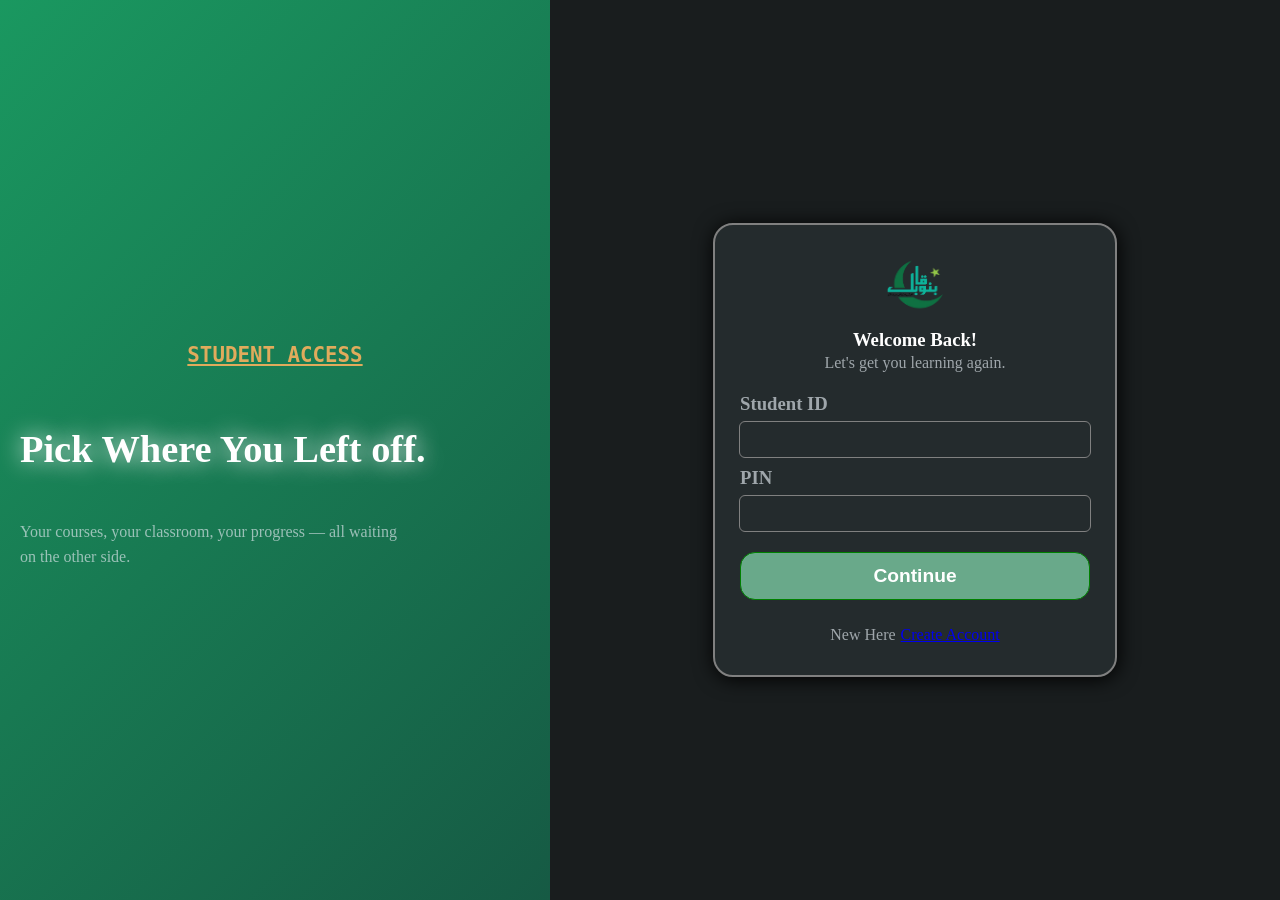
<file: index.html>
<!DOCTYPE html>
<html lang="en">

<head>
    <meta charset="UTF-8">
    <meta name="viewport" content="width=device-width, initial-scale=1.0">
    <title>Login - Student Portal Bano Qabil</title>
    <link rel="stylesheet" href="style.css">
</head>

<body>
    <main>
        <section class="first-section">
            <!-- <video autoplay muted loop src="../videos/WhatsApp Video 2026-11-08 at 12.54.29 PM.mp4"></video> -->

            <div class="headings-container">
                <h4>Student Access</h4>
                <h2>Pick Where You Left off.</h2>
                <p>Your courses, your classroom, your progress — all waiting <br>
                    on the other side.</p>
            </div>


        </section>


        <section class="login-card">
            <div class="card">
                <div class="image">
                    <img src="images/bano-qabil--logo.png" alt="" width="60px" height="57px">
                </div>

                <div class="headings">
                    <h3>Welcome Back!</h3>
                    <p>Let's get you learning again.</p>
                </div>

                <div class="inputs">
                    <h3>Student ID</h3>
                    <input type="number" id="student_id">
                    <h3>PIN</h3>
                    <input type="number" id="pin">
                </div>

                <div class="btn">
                    <button id="id_check">Continue</button>
                </div>
                <div class="create-account-link">
                    <p>New Here</p>
                    <a href="#">Create Account</a>
                </div>
            </div>
        </section>



    </main>
    <script src="script.js"></script>
</body>

</html>
</file>
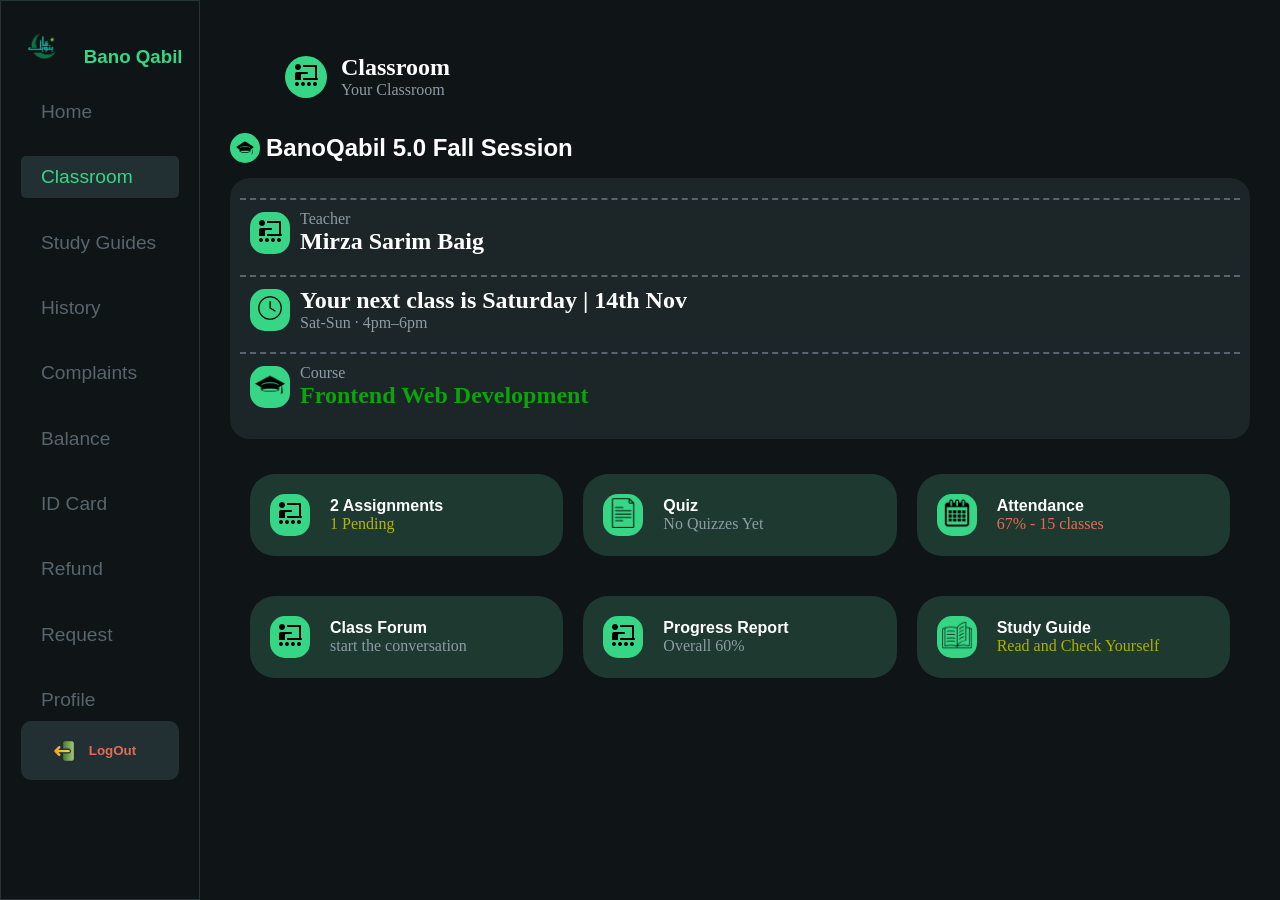
<file: classroom/classroom.html>
<!DOCTYPE html>
<html lang="en">

<head>
    <meta charset="UTF-8">
    <meta name="viewport" content="width=device-width, initial-scale=1.0">
    <title>Classroom - Student Portal Bano Qabil</title>
    <link rel="stylesheet" href="style.css">
</head>

<body>
    <main>
        <section class="sidebar-section">
            <nav>
                <div class="logo">
                    <img src="../images/bano-qabil--logo.png" width="50px" height="50px">
                    <h3>Bano Qabil</h3>
                </div>
                <ul>
                    <li><a href="../home/home.html">Home</a></li>
                    <li id="current-selected"><a href="../classroom/classroom.html">Classroom</a></li>
                    <li><a href="../study_guide/study.html">Study Guides </a></li>
                    <li><a href="../scraps/history.html">History</a></li>
                    <li><a href="../scraps/complaints.html">Complaints </a></li>
                    <li><a href="../scraps/balance.html">Balance</a></li>
                    <li><a href="../scraps/id_card.html">ID Card </a></li>
                    <li><a href="../scraps/refund.html">Refund </a></li>
                    <li><a href="../scraps/request.html">Request</a></li>
                    <li><a href="../profile/profile.html">Profile </a></li>
                </ul>
                <div class="button">
                    <button id="logout">
                        <div><img width="20px" height="20px" src="../images/logout-png-removebg-preview.png" alt=""> <a
                                href="../index.html">LogOut</a></div>
                    </button>
                </div>
            </nav>


        </section>

        <section class="main-content">
            <div class="header-content">
                <div class="vector-image">
                    <img src="../images/icons8-classroom-30.png" style="filter: invert();">
                </div>
                <div class="text-content">
                    <h2>Classroom</h2>
                    <p>Your Classroom</p>
                </div>
            </div>

            <div class="main-div">
                <div class="heading-div">
                    <img src="../images/graduation-hat.png" width="30px" height="30px">
                    <h2>BanoQabil 5.0 Fall Session</h2>
                </div>
                <div class="main-div-second-div">
                    <div class="detail-card-div">
                        <div class="image">
                            <img src="../images/icons8-classroom-30.png" style="filter: invert();">
                        </div>
                        <div class="text-content">
                            <p>Teacher</p>
                            <h2>Mirza Sarim Baig</h2>
                        </div>
                    </div>

                    <div class="detail-card-div">
                        <div class="image">
                            <img src="../images/clock-symbol-removebg-preview.png" width="30px" height="30px">
                        </div>
                        <div class="text-content">
                            <h2>Your next class is Saturday | 14th Nov</h2>
                            <p>Sat-Sun · 4pm–6pm</p>
                        </div>
                    </div>

                    <div class="detail-card-div">
                        <div class="image">
                            <img src="../images/graduation-hat.png" width="30px" height="30px">
                        </div>
                        <div class="text-content">
                            <p>Course</p>
                            <a href="https://banoqabil.pk/courses/frontend-web-development-6a649b55507b3df93e244492">
                                <h2>Frontend Web Development</h2>
                            </a>
                        </div>
                    </div>
                </div>
                <div class="footer">
                    <div class="first-div">
                        <div class="detail-card-div">
                            <div class="image">
                                <img src="../images/icons8-classroom-30.png" style="filter: invert();">
                            </div>
                            <div class="text-content">
                                <h4>2 Assignments</h4>
                                <p style="color: rgb(180, 180, 8);">1 Pending</p>
                            </div>
                        </div>
                        <div class="detail-card-div">
                            <div class="image">
                                <img src="../images/document-901_32.png" width="30px" height="30px">
                            </div>
                            <div class="text-content">
                                <h4>Quiz</h4>
                                <p>No Quizzes Yet</p>
                            </div>
                        </div>
                        <div class="detail-card-div">
                            <div class="image">
                                <img src="../images/[CITYPNG.COM]Download Calendar Date Black Icon PNG - 1000x1000.png"
                                    width="30px" height="30px">
                            </div>
                            <div class="text-content">
                                <h4>Attendance</h4>
                                <p id="attendance-rate">67% - 15 classes</p>
                            </div>
                        </div>
                    </div>



                    <div class="second-div">
                        <div class="detail-card-div">
                            <div class="image">
                                <img src="../images/icons8-classroom-30.png" style="filter: invert();">
                            </div>
                            <div class="text-content">
                                <h4>Class Forum</h4>
                                <p>start the conversation</p>
                            </div>
                        </div>
                        <div class="detail-card-div">
                            <div class="image">
                                <img src="../images/icons8-classroom-30.png" style="filter: invert();">
                            </div>
                            <div class="text-content">
                                <h4>Progress Report</h4>
                                <p>Overall 60%</p>
                            </div>
                        </div>
                        <div class="detail-card-div">
                            <div class="image">
                                <img src="../images/book-4980_32.png" width="30px" height="30px">
                            </div>
                            <div class="text-content">
                                <h4>Study Guide</h4>
                                <a href="../study_guide/study.html" id="study-guid-link">
                                    <p>Read and Check Yourself</p>
                                </a>
                            </div>
                        </div>
                    </div>
                </div>
            </div>
        </section>

    </main>
</body>

</html>
</file>
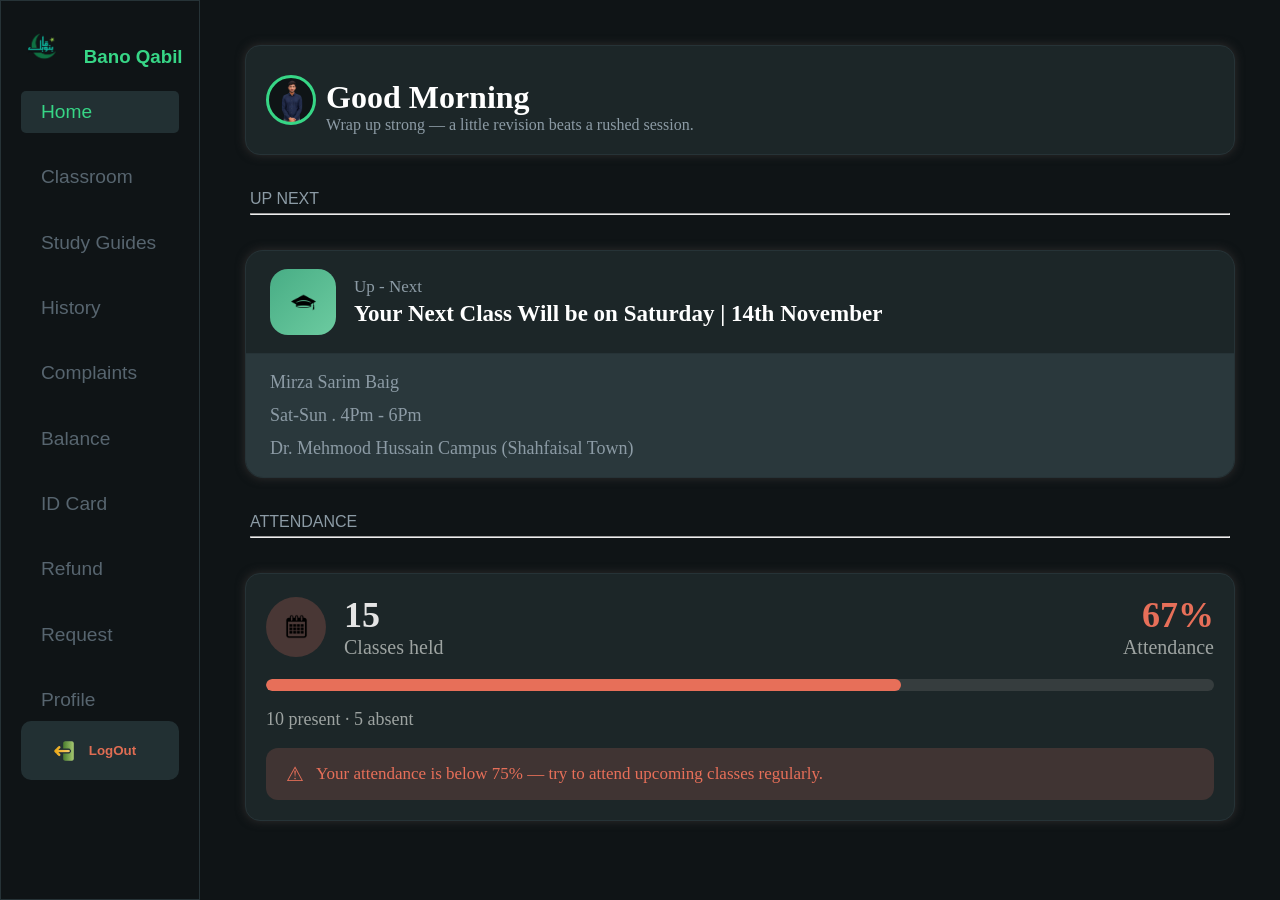
<file: home/home.html>
<!DOCTYPE html>
<html lang="en">

<head>
    <meta charset="UTF-8">
    <meta name="viewport" content="width=device-width, initial-scale=1.0">
    <title>Home - Student Portal Bano Qabil</title>
    <link rel="stylesheet" href="style.css">
</head>

<body>

    <main>
        <section class="sidebar-section">
            <nav>
                <div class="logo">
                    <img src="../images/bano-qabil--logo.png" width="50px" height="50px">
                    <h3>Bano Qabil</h3>
                </div>
               <ul>
                    <li id="current-selected"><a href="../home/home.html">Home</a></li>
                    <li><a href="../classroom/classroom.html">Classroom</a></li>
                    <li><a href="../study_guide/study.html">Study Guides </a></li>
                    <li><a href="../scraps/history.html">History</a></li>
                    <li><a href="../scraps/complaints.html">Complaints </a></li>
                    <li><a href="../scraps/balance.html">Balance</a></li>
                    <li><a href="../scraps/id_card.html">ID Card </a></li>
                    <li><a href="../scraps/refund.html">Refund </a></li>
                    <li><a href="../scraps/request.html">Request</a></li>
                    <li><a href="../profile/profile.html">Profile </a></li>
                </ul>
                <div class="button">
                    <button id="logout">
                        <div><img width="20px" height="20px" src="../images/logout-png-removebg-preview.png" alt=""> <a
                                href="../index.html">LogOut</a></div>
                    </button>
                </div>
            </nav>


        </section>


        <section class="main-section">
            <div class="container">
                <div class="profile-card">
                    <div class="logo"></div>
                    <div class="text-content">
                        <h3>Good Morning</h3>
                        <p>Wrap up strong — a little revision beats a rushed session.</p>
                    </div>
                </div>
                <h3 class="section-heading">Up Next
                    <hr>
                </h3>
                <div class="up-next">
                    <div class="first-half">
                        <div class="icon">
                            <img src="../images/graduation-hat.png" width="25px" height="25px">
                        </div>
                        <div class="text-content-2nd-section">
                            <p>Up - Next</p>
                            <h3>Your Next Class Will be on Saturday | 14th November</h3>
                        </div>
                    </div>
                    <div class="second-half">
                        <div class="class-details">
                            <p>Mirza Sarim Baig</p>
                            <p>Sat-Sun . 4Pm - 6Pm</p>
                            <p>Dr. Mehmood Hussain Campus (Shahfaisal Town)</p>
                        </div>
                    </div>
                </div>
                <h3 class="section-heading">Attendance
                    <hr>
                </h3>
                <div class="attendance">
                    <div class="first-half">
                        <div class="left-side">
                            <div class="first-icon">
                                <img src="../images/[CITYPNG.COM]Download Calendar Date Black Icon PNG - 1000x1000.png"
                                    width="25px" height="25px">
                            </div>

                            <div class="first-left-text">
                                <h2>15</h2>
                                <p>Classes held</p>
                            </div>
                        </div>

                        <div class="right-side">
                            <h2>67%</h2>
                            <p>Attendance</p>
                        </div>
                    </div>

                    <div class="progress-bar">
                        <div class="progress"></div>
                    </div>

                    <p class="attendance-info">10 present · 5 absent</p>

                    <div class="attendance-warning">
                        <span>⚠</span>
                        Your attendance is below 75% — try to attend upcoming classes regularly.
                    </div>
                </div>

            </div>

            </div>
        </section>


    </main>

</body>

</html>
</file>
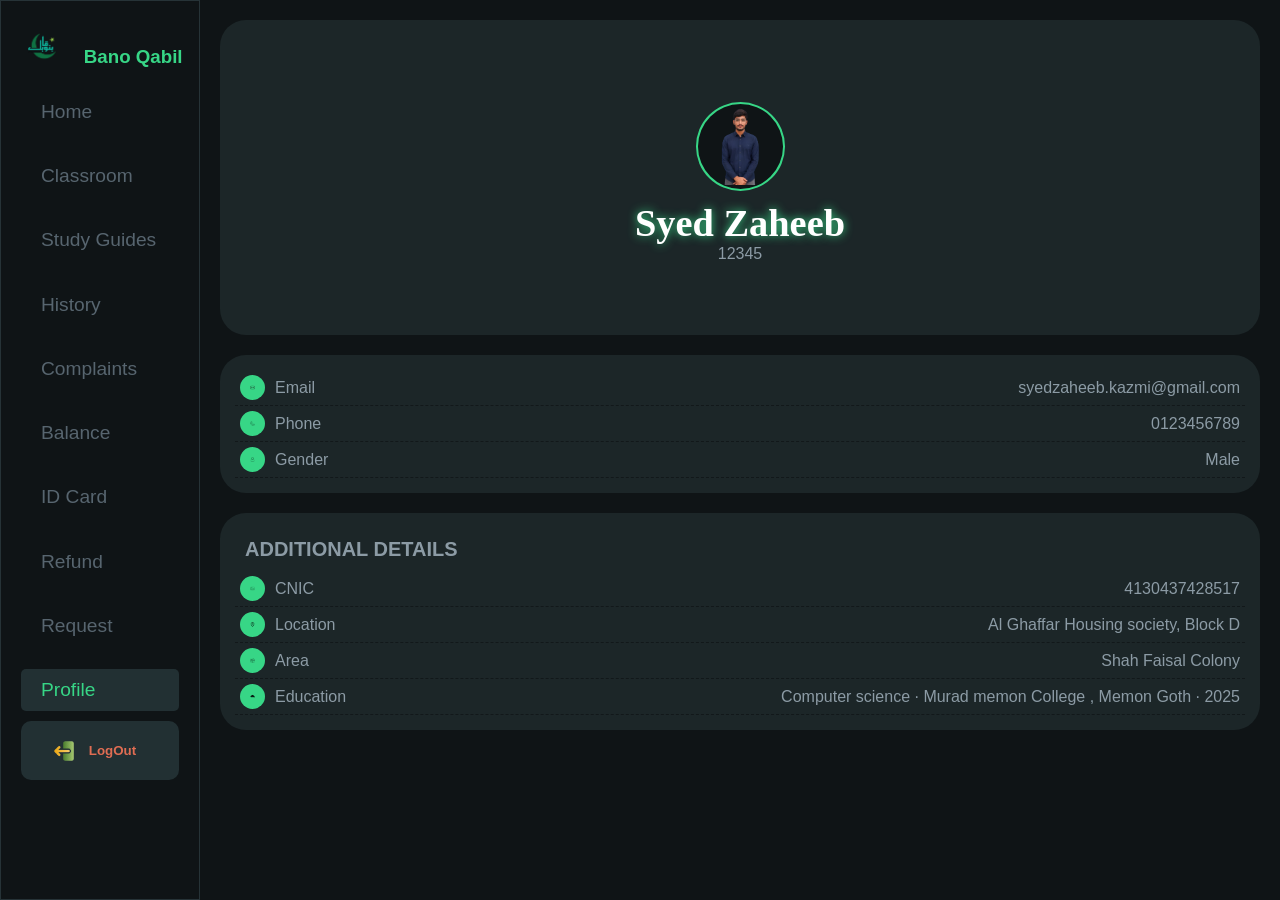
<file: profile/profile.html>
<!DOCTYPE html>
<html lang="en">

<head>
    <meta charset="UTF-8">
    <meta name="viewport" content="width=device-width, initial-scale=1.0">
    <title>Profile - Student Portal Bano Qabil</title>
    <link rel="stylesheet" href="style.css">
</head>

<body>
    <main>
        <section class="sidebar-section">
            <nav>
                <div class="logo">
                    <img src="../images/bano-qabil--logo.png" width="50px" height="50px">
                    <h3>Bano Qabil</h3>
                </div>
                <ul>
                    <li><a href="../home/home.html">Home</a></li>
                    <li><a href="../classroom/classroom.html">Classroom</a></li>
                    <li><a href="../study_guide/study.html">Study Guides </a></li>
                    <li><a href="../scraps/history.html">History</a></li>
                    <li><a href="../scraps/complaints.html">Complaints </a></li>
                    <li><a href="../scraps/balance.html">Balance</a></li>
                    <li><a href="../scraps/id_card.html">ID Card </a></li>
                    <li><a href="../scraps/refund.html">Refund </a></li>
                    <li><a href="../scraps/request.html">Request</a></li>
                    <li id="current-selected"><a href="../profile/profile.html">Profile </a></li>
                </ul>
                <div class="button">
                    <button id="logout">
                        <div><img width="20px" height="20px" src="../images/logout-png-removebg-preview.png" alt=""> <a
                                href="../index.html">LogOut</a></div>
                    </button>
                </div>
            </nav>


        </section>


        <section class="main-section">
            <div class="first-div">
                <div class="profile-image">
                    <img src="../images/logo.png" width="85px" height="">
                </div>
                <div class="text-content">
                    <h2>Syed Zaheeb</h2>
                    <p>12345</p>
                </div>
            </div>

            <div class="second-div">    
                <div class="lines">
                    <div class="key">
                        <img src="../images/mail-142_32.png">
                        <p>Email</p>
                    </div>
                    <p class="pair">
                        syedzaheeb.kazmi@gmail.com
                    </p>
                </div>
                <div class="lines">
                    <div class="key">
                        <img src="../images/phone-1_32.png">
                        <p>Phone</p>
                    </div>
                    <p class="pair">
                        0123456789
                    </p>
                </div>
                <div class="lines">
                    <div class="key">
                        <img src="../images/person-244_32.png">
                        <p>Gender</p>
                    </div>
                    <p class="pair">
                        Male
                    </p>
                </div>
            </div>

            <div class="third-div">   
                <div id="heading">
                    <h3 style="color:#8c9ba5; margin: 10px; font-family: sans-serif; font-size: 1.25rem; text-transform: uppercase; ;" >
                        Additional Details
                    </h3>
                </div> 
                <div class="lines">
                    <div class="key">
                        <img src="../images/cnic.png">
                        <p>CNIC</p>
                    </div>
                    <p class="pair">
                        4130437428517
                    </p>
                </div>
                <div class="lines">
                    <div class="key">
                        <img src="../images/location-2952_32.png">
                        <p>Location</p>
                    </div>
                    <p class="pair">
                        Al Ghaffar Housing society, Block D
                    </p>
                </div>
                <div class="lines">
                    <div class="key">
                        <img src="../images/maps-street-location-11103_32.png">
                        <p>Area</p>
                    </div>
                    <p class="pair">
                        Shah Faisal Colony
                    </p>
                </div>
                <div class="lines" id="education-fix">
                    <div class="key">
                        <img src="../images/graduation-hat.png">
                        <p>Education</p>
                    </div>
                    <p class="pair">
                        Computer science · Murad memon College , Memon Goth · 2025
                    </p>
                </div>
            </div>

        </section>



    </main>
</body>

</html>
</file>
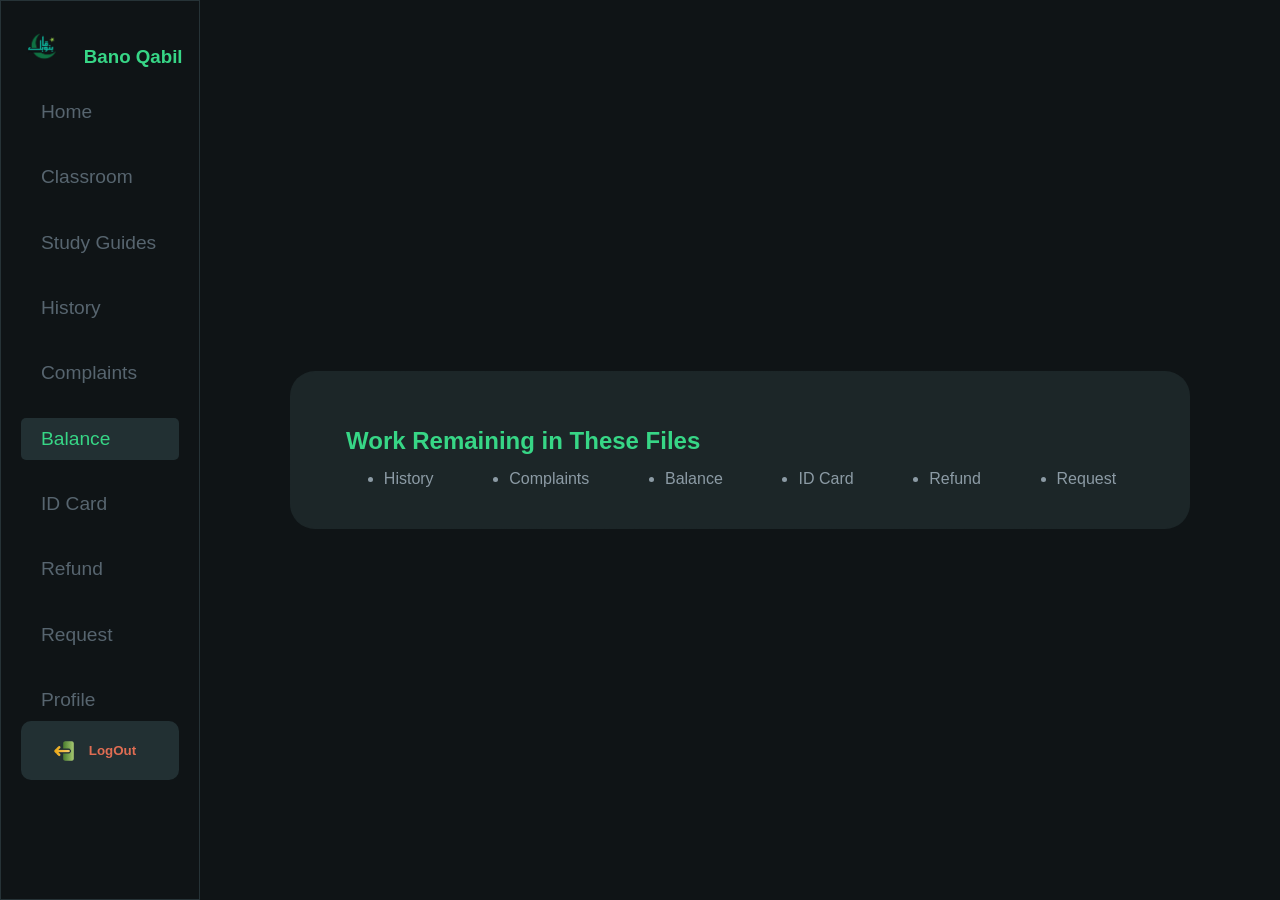
<file: scraps/balance.html>
<!DOCTYPE html>
<html lang="en">

<head>
    <meta charset="UTF-8">
    <meta name="viewport" content="width=device-width, initial-scale=1.0">
    <title>Balance - Student Portal Bano Qabil</title>
    <link rel="stylesheet" href="style.css">
</head>

<body>
    <main>
        <section class="sidebar-section">
            <nav>
                <div class="logo">
                    <img src="../images/bano-qabil--logo.png" width="50px" height="50px">
                    <h3>Bano Qabil</h3>
                </div>
                <ul>
                    <li><a href="../home/home.html">Home</a></li>
                    <li><a href="../classroom/classroom.html">Classroom</a></li>
                    <li><a href="../study_guide/study.html">Study Guides </a></li>
                    <li><a href="../scraps/history.html">History</a></li>
                    <li><a href="../scraps/complaints.html">Complaints </a></li>
                    <li id="current-selected"><a href="../scraps/balance.html">Balance</a></li>
                    <li><a href="../scraps/id_card.html">ID Card </a></li>
                    <li><a href="../scraps/refund.html">Refund </a></li>
                    <li><a href="../scraps/request.html">Request</a></li>
                    <li><a href="../profile/profile.html">Profile </a></li>
                </ul>
                <div class="button">
                    <button id="logout">
                        <div><img width="20px" height="20px" src="../images/logout-png-removebg-preview.png" alt=""> <a
                                href="../index.html">LogOut</a></div>
                    </button>
                </div>
            </nav>


        </section>


        <section class="main-section">
            <div>
                <h1>Work Remaining in These Files</h1>
                <ul>
                    <li>History</li>
                    <li>Complaints</li>
                    <li>Balance</li>
                    <li>ID Card</li>
                    <li>Refund</li>
                    <li>Request</li>
                </ul>
            </div>
        </section>



    </main>
</body>

</html>
</file>
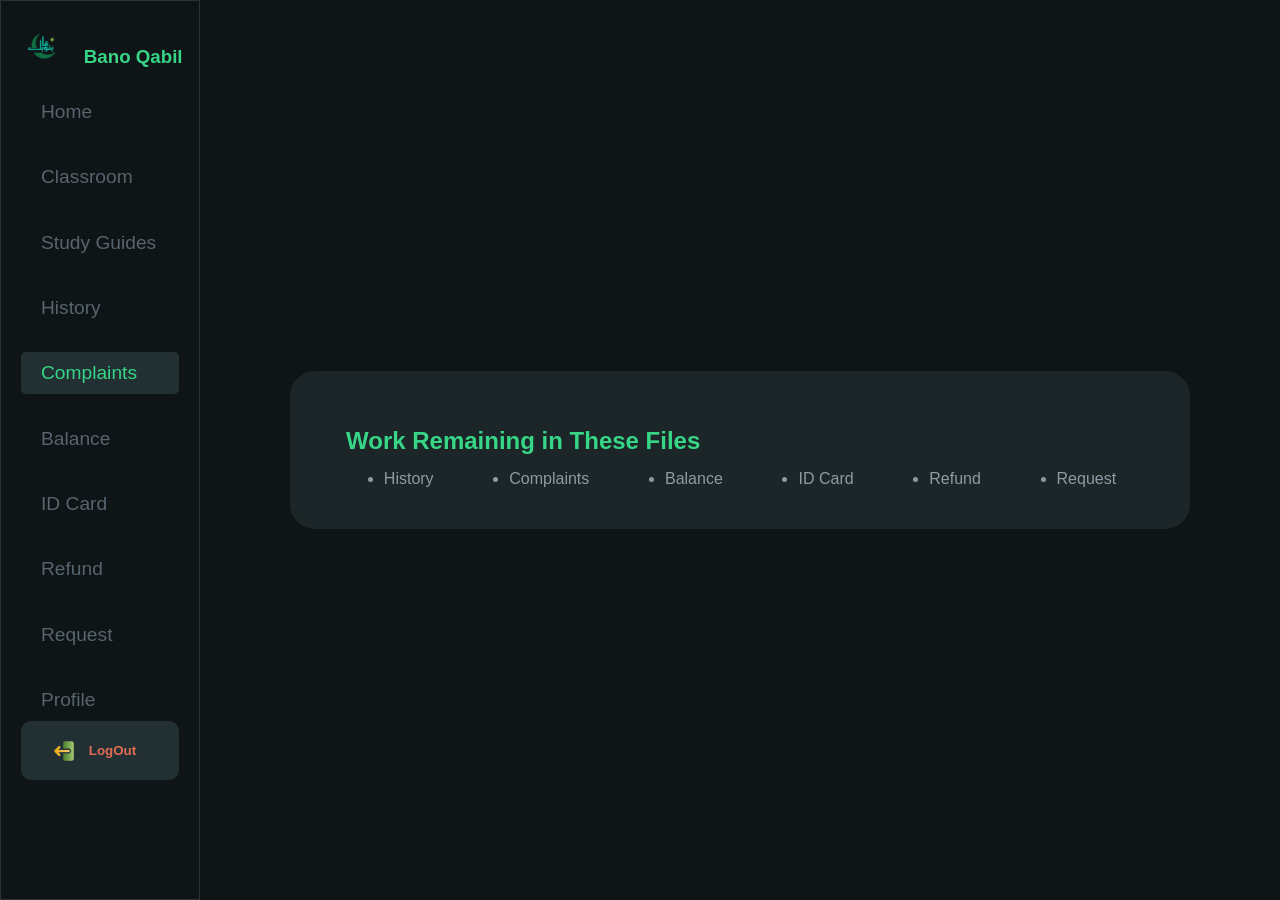
<file: scraps/complaints.html>
<!DOCTYPE html>
<html lang="en">

<head>
    <meta charset="UTF-8">
    <meta name="viewport" content="width=device-width, initial-scale=1.0">
    <title>Complaints - Student Portal Bano Qabil</title>
    <link rel="stylesheet" href="style.css">
</head>

<body>
    <main>
        <section class="sidebar-section">
            <nav>
                <div class="logo">
                    <img src="../images/bano-qabil--logo.png" width="50px" height="50px">
                    <h3>Bano Qabil</h3>
                </div>
                <ul>
                    <li><a href="../home/home.html">Home</a></li>
                    <li><a href="../classroom/classroom.html">Classroom</a></li>
                    <li><a href="../study_guide/study.html">Study Guides </a></li>
                    <li><a href="../scraps/history.html">History</a></li>
                    <li id="current-selected"><a href="../scraps/complaints.html">Complaints </a></li>
                    <li><a href="../scraps/balance.html">Balance</a></li>
                    <li><a href="../scraps/id_card.html">ID Card </a></li>
                    <li><a href="../scraps/refund.html">Refund </a></li>
                    <li><a href="../scraps/request.html">Request</a></li>
                    <li><a href="../profile/profile.html">Profile </a></li>
                </ul>
                <div class="button">
                    <button id="logout">
                        <div><img width="20px" height="20px" src="../images/logout-png-removebg-preview.png" alt=""> <a
                                href="../index.html">LogOut</a></div>
                    </button>
                </div>
            </nav>


        </section>


        <section class="main-section">
            <div>
                <h1>Work Remaining in These Files</h1>
                <ul>
                    <li>History</li>
                    <li>Complaints</li>
                    <li>Balance</li>
                    <li>ID Card</li>
                    <li>Refund</li>
                    <li>Request</li>
                </ul>
            </div>
        </section>



    </main>
</body>

</html>
</file>
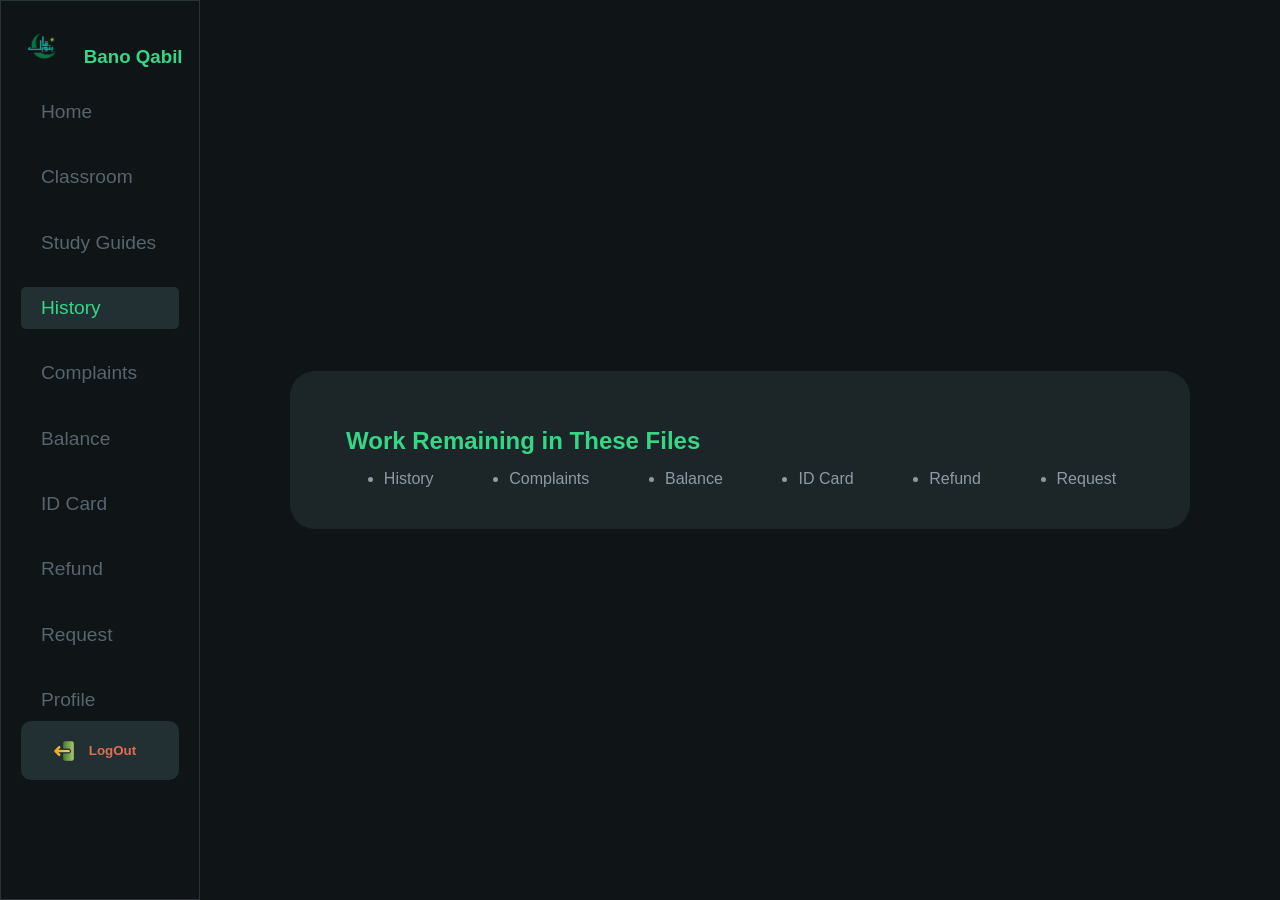
<file: scraps/history.html>
<!DOCTYPE html>
<html lang="en">

<head>
    <meta charset="UTF-8">
    <meta name="viewport" content="width=device-width, initial-scale=1.0">
    <title>History - Student Portal Bano Qabil</title>
    <link rel="stylesheet" href="style.css">
</head>

<body>
    <main>
        <section class="sidebar-section">
            <nav>
                <div class="logo">
                    <img src="../images/bano-qabil--logo.png" width="50px" height="50px">
                    <h3>Bano Qabil</h3>
                </div>
                <ul>
                    <li><a href="../home/home.html">Home</a></li>
                    <li><a href="../classroom/classroom.html">Classroom</a></li>
                    <li><a href="../study_guide/study.html">Study Guides </a></li>
                    <li id="current-selected"><a href="../scraps/history.html">History</a></li>
                    <li><a href="../scraps/complaints.html">Complaints </a></li>
                    <li><a href="../scraps/balance.html">Balance</a></li>
                    <li><a href="../scraps/id_card.html">ID Card </a></li>
                    <li><a href="../scraps/refund.html">Refund </a></li>
                    <li><a href="../scraps/request.html">Request</a></li>
                    <li><a href="../profile/profile.html">Profile </a></li>
                </ul>
                <div class="button">
                    <button id="logout">
                        <div><img width="20px" height="20px" src="../images/logout-png-removebg-preview.png" alt=""> <a
                                href="../index.html">LogOut</a></div>
                    </button>
                </div>
            </nav>


        </section>


        <section class="main-section">
            <div>
                <h1>Work Remaining in These Files</h1>
                <ul>
                    <li>History</li>
                    <li>Complaints</li>
                    <li>Balance</li>
                    <li>ID Card</li>
                    <li>Refund</li>
                    <li>Request</li>
                </ul>
            </div>
        </section>



    </main>
</body>

</html>
</file>
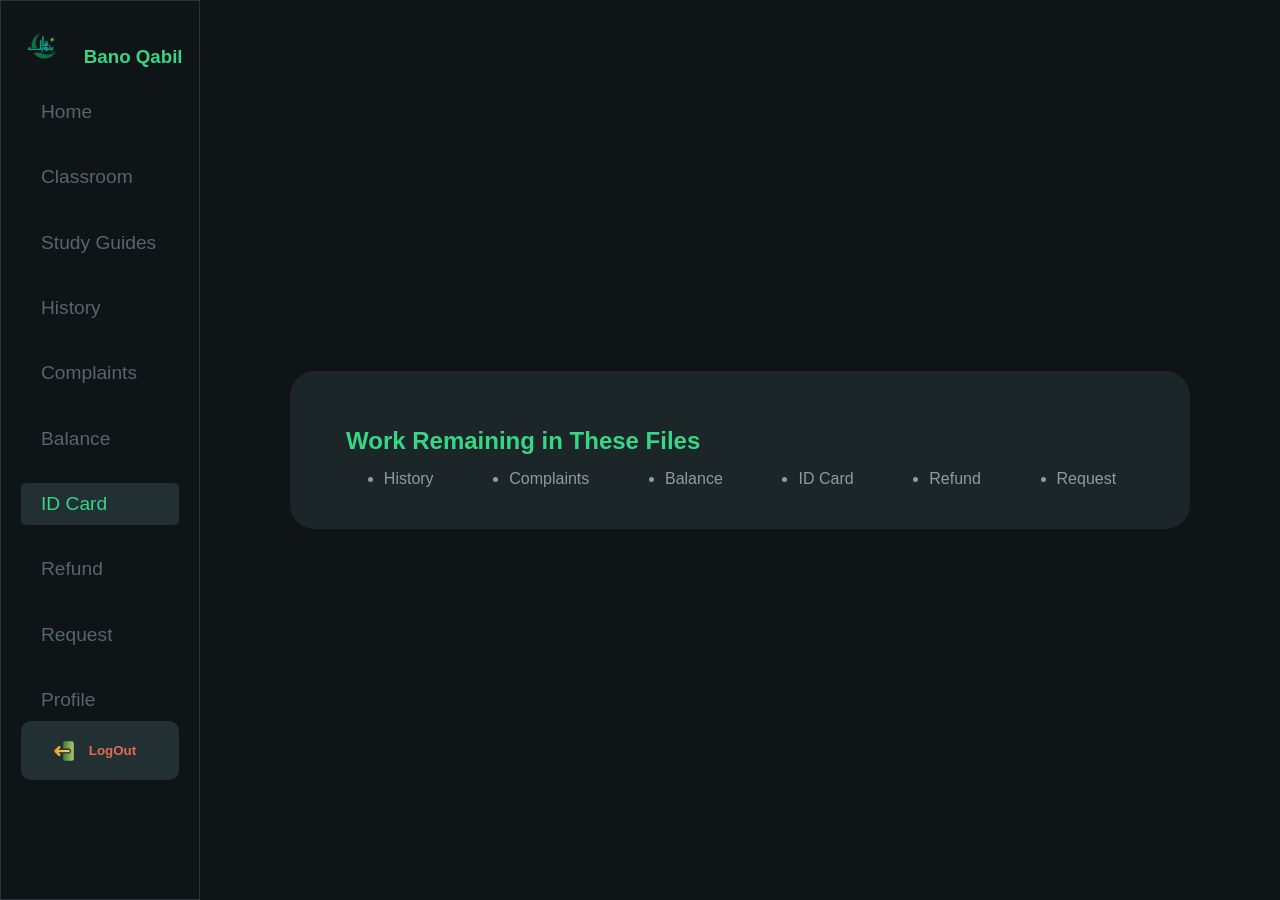
<file: scraps/id_card.html>
<!DOCTYPE html>
<html lang="en">

<head>
    <meta charset="UTF-8">
    <meta name="viewport" content="width=device-width, initial-scale=1.0">
    <title>ID Card - Student Portal Bano Qabil</title>
    <link rel="stylesheet" href="style.css">
</head>

<body>
    <main>
        <section class="sidebar-section">
            <nav>
                <div class="logo">
                    <img src="../images/bano-qabil--logo.png" width="50px" height="50px">
                    <h3>Bano Qabil</h3>
                </div>
                <ul>
                    <li><a href="../home/home.html">Home</a></li>
                    <li><a href="../classroom/classroom.html">Classroom</a></li>
                    <li><a href="../study_guide/study.html">Study Guides </a></li>
                    <li><a href="../scraps/history.html">History</a></li>
                    <li><a href="../scraps/complaints.html">Complaints </a></li>
                    <li><a href="../scraps/balance.html">Balance</a></li>
                    <li id="current-selected"><a href="../scraps/id_card.html">ID Card </a></li>
                    <li><a href="../scraps/refund.html">Refund </a></li>
                    <li><a href="../scraps/request.html">Request</a></li>
                    <li><a href="../profile/profile.html">Profile </a></li>
                </ul>
                <div class="button">
                    <button id="logout">
                        <div><img width="20px" height="20px" src="../images/logout-png-removebg-preview.png" alt=""> <a
                                href="../index.html">LogOut</a></div>
                    </button>
                </div>
            </nav>


        </section>


        <section class="main-section">
            <div>
                <h1>Work Remaining in These Files</h1>
                <ul>
                    <li>History</li>
                    <li>Complaints</li>
                    <li>Balance</li>
                    <li>ID Card</li>
                    <li>Refund</li>
                    <li>Request</li>
                </ul>
            </div>
        </section>



    </main>
</body>

</html>
</file>
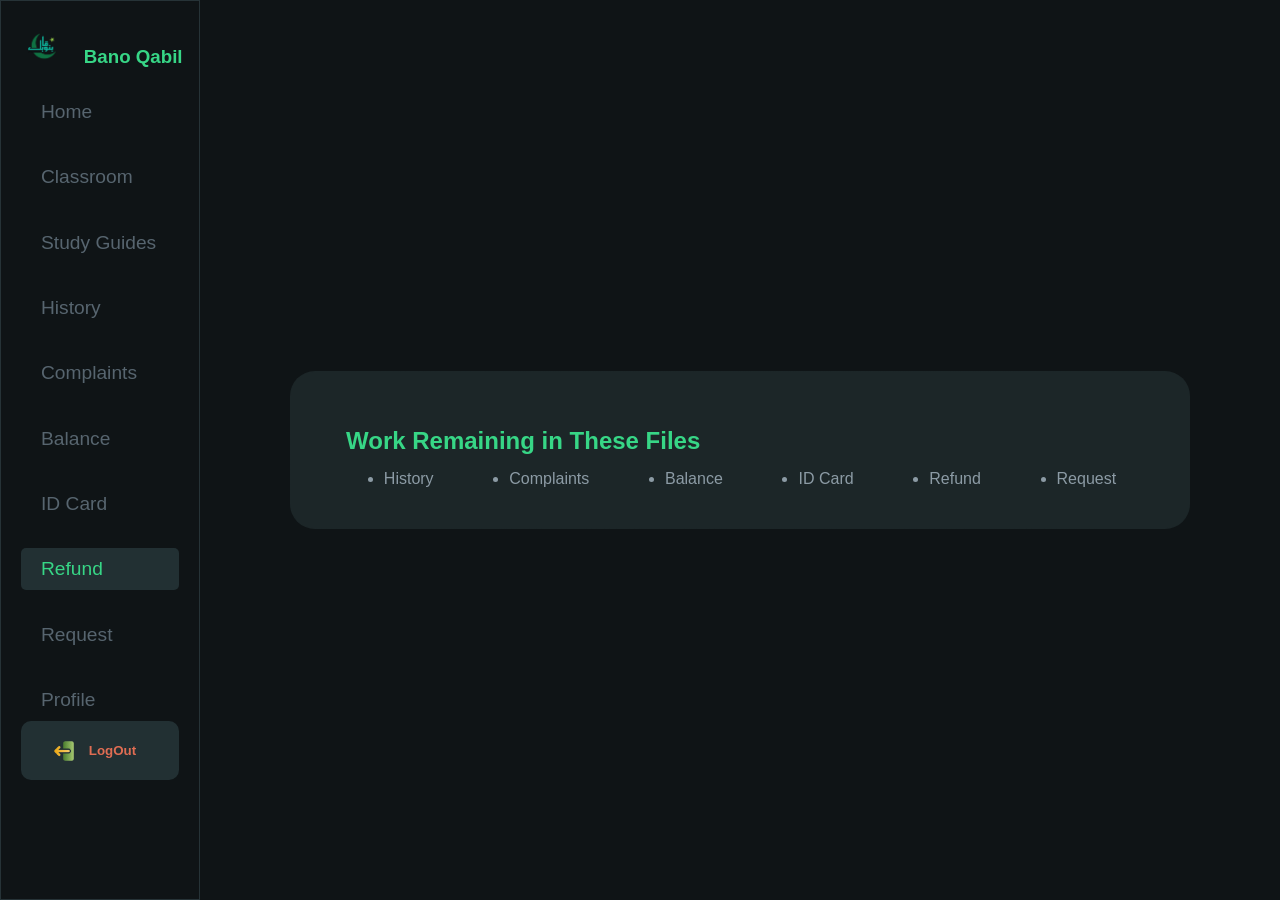
<file: scraps/refund.html>
<!DOCTYPE html>
<html lang="en">

<head>
    <meta charset="UTF-8">
    <meta name="viewport" content="width=device-width, initial-scale=1.0">
    <title>Refund - Student Portal Bano Qabil</title>
    <link rel="stylesheet" href="style.css">
</head>

<body>
    <main>
        <section class="sidebar-section">
            <nav>
                <div class="logo">
                    <img src="../images/bano-qabil--logo.png" width="50px" height="50px">
                    <h3>Bano Qabil</h3>
                </div>
                <ul>
                    <li><a href="../home/home.html">Home</a></li>
                    <li><a href="../classroom/classroom.html">Classroom</a></li>
                    <li><a href="../study_guide/study.html">Study Guides </a></li>
                    <li><a href="../scraps/history.html">History</a></li>
                    <li><a href="../scraps/complaints.html">Complaints </a></li>
                    <li><a href="../scraps/balance.html">Balance</a></li>
                    <li><a href="../scraps/id_card.html">ID Card </a></li>
                    <li id="current-selected"><a href="../scraps/refund.html">Refund </a></li>
                    <li><a href="../scraps/request.html">Request</a></li>
                    <li><a href="../profile/profile.html">Profile </a></li>
                </ul>
                <div class="button">
                    <button id="logout">
                        <div><img width="20px" height="20px" src="../images/logout-png-removebg-preview.png" alt=""> <a
                                href="../index.html">LogOut</a></div>
                    </button>
                </div>
            </nav>


        </section>


        <section class="main-section">
            <div>
                <h1>Work Remaining in These Files</h1>
                <ul>
                    <li>History</li>
                    <li>Complaints</li>
                    <li>Balance</li>
                    <li>ID Card</li>
                    <li>Refund</li>
                    <li>Request</li>
                </ul>
            </div>
        </section>



    </main>
</body>

</html>
</file>
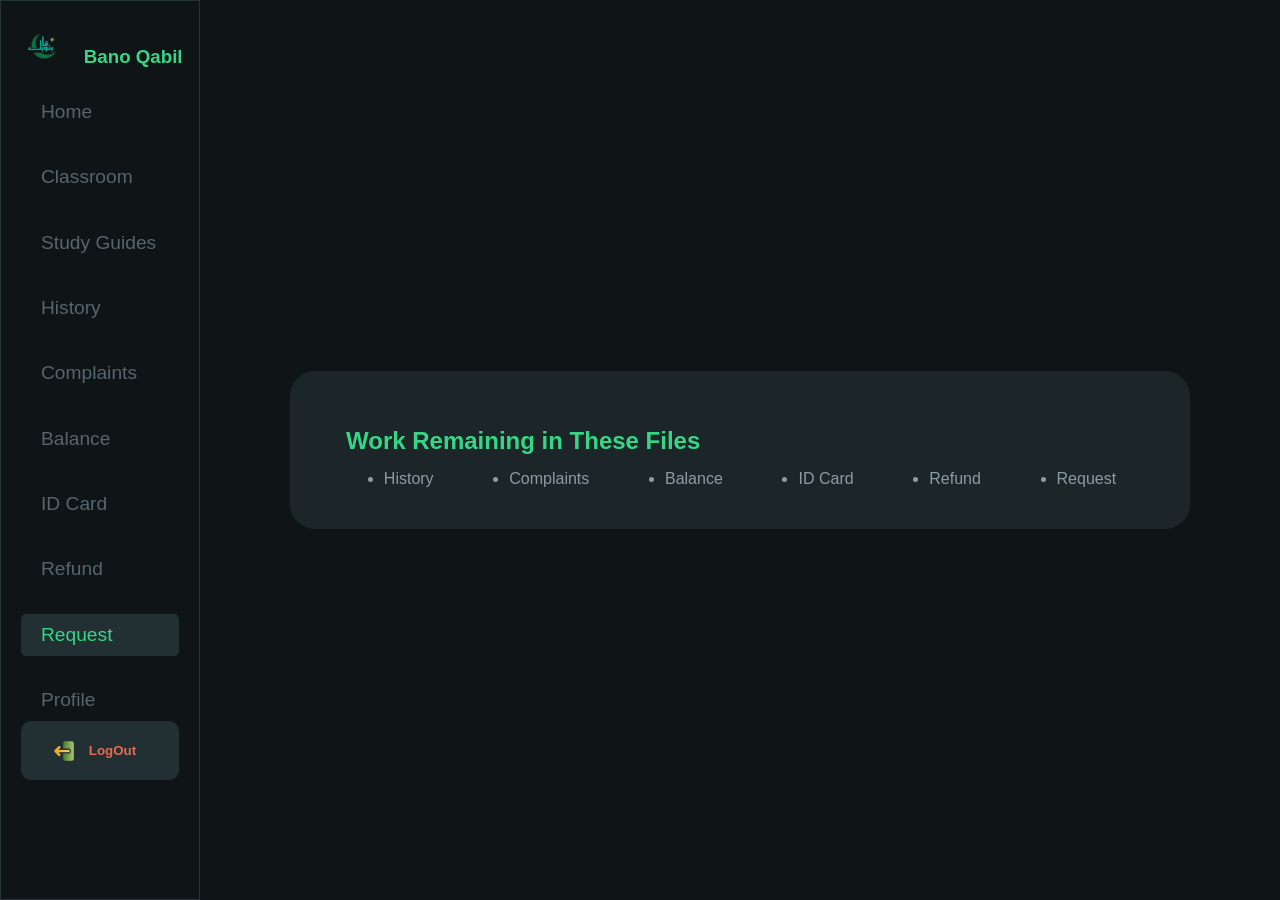
<file: scraps/request.html>
<!DOCTYPE html>
<html lang="en">

<head>
    <meta charset="UTF-8">
    <meta name="viewport" content="width=device-width, initial-scale=1.0">
    <title>Request - Student Portal Bano Qabil</title>
    <link rel="stylesheet" href="style.css">
</head>

<body>
    <main>
        <section class="sidebar-section">
            <nav>
                <div class="logo">
                    <img src="../images/bano-qabil--logo.png" width="50px" height="50px">
                    <h3>Bano Qabil</h3>
                </div>
                <ul>
                    <li><a href="../home/home.html">Home</a></li>
                    <li><a href="../classroom/classroom.html">Classroom</a></li>
                    <li><a href="../study_guide/study.html">Study Guides </a></li>
                    <li><a href="../scraps/history.html">History</a></li>
                    <li><a href="../scraps/complaints.html">Complaints </a></li>
                    <li><a href="../scraps/balance.html">Balance</a></li>
                    <li><a href="../scraps/id_card.html">ID Card </a></li>
                    <li><a href="../scraps/refund.html">Refund </a></li>
                    <li id="current-selected"><a href="../scraps/request.html">Request</a></li>
                    <li><a href="../profile/profile.html">Profile </a></li>
                </ul>
                <div class="button">
                    <button id="logout">
                        <div><img width="20px" height="20px" src="../images/logout-png-removebg-preview.png" alt=""> <a
                                href="../index.html">LogOut</a></div>
                    </button>
                </div>
            </nav>


        </section>


        <section class="main-section">
            <div>
                <h1>Work Remaining in These Files</h1>
                <ul>
                    <li>History</li>
                    <li>Complaints</li>
                    <li>Balance</li>
                    <li>ID Card</li>
                    <li>Refund</li>
                    <li>Request</li>
                </ul>
            </div>
        </section>



    </main>
</body>

</html>
</file>
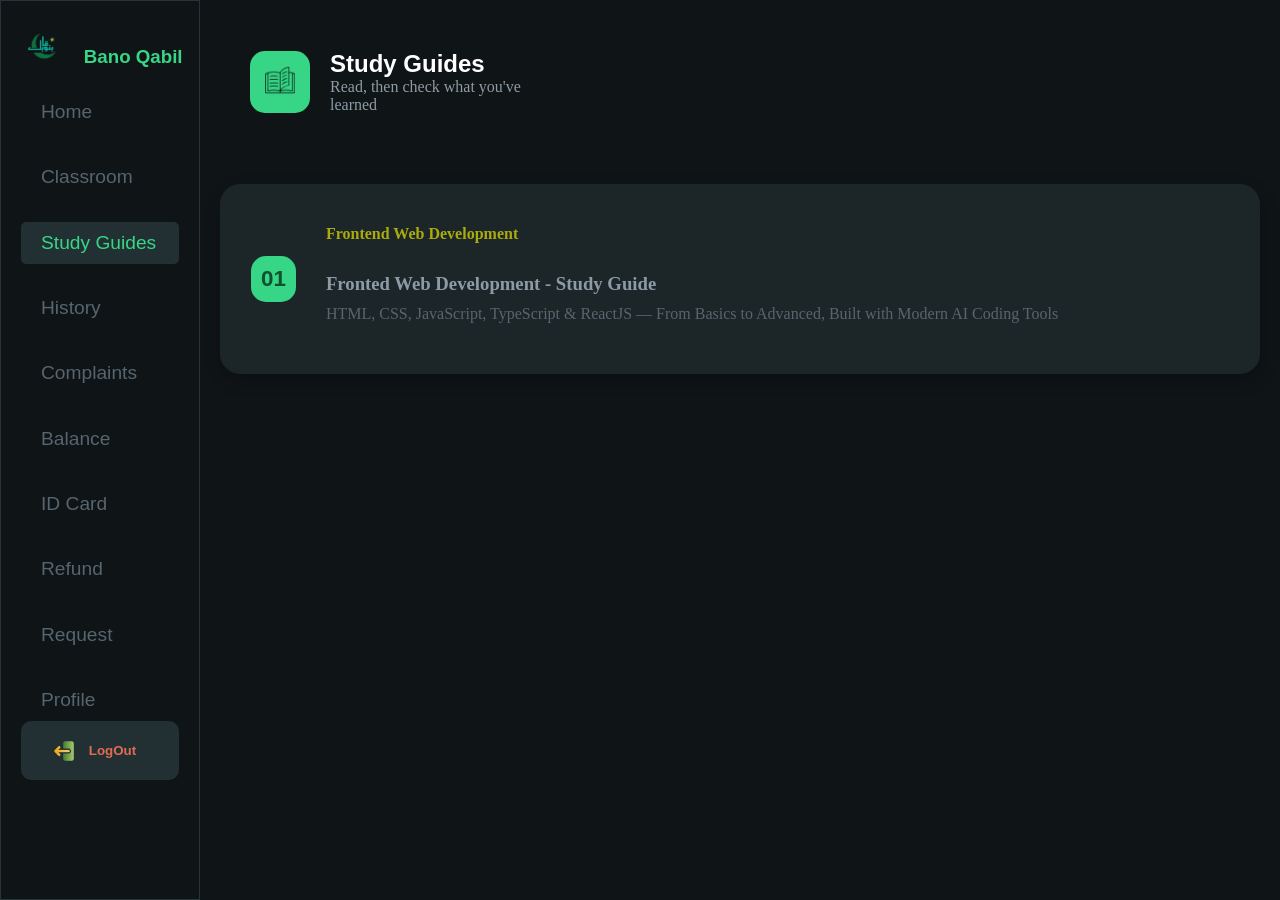
<file: study_guide/study.html>
<!DOCTYPE html>
<html lang="en">

<head>
    <meta charset="UTF-8">
    <meta name="viewport" content="width=device-width, initial-scale=1.0">
    <title>Study Guide - Student Portal Bano Qabil</title>
    <link rel="stylesheet" href="style.css">
</head>

<body>
    <main>
        <section class="sidebar-section">
            <nav>
                <div class="logo">
                    <img src="../images/bano-qabil--logo.png" width="50px" height="50px">
                    <h3>Bano Qabil</h3>
                </div>
                 <ul>
                    <li><a href="../home/home.html">Home</a></li>
                    <li><a href="../classroom/classroom.html">Classroom</a></li>
                    <li  id="current-selected"><a href="../study_guide/study.html">Study Guides </a></li>
                    <li><a href="../scraps/history.html">History</a></li>
                    <li><a href="../scraps/complaints.html">Complaints </a></li>
                    <li><a href="../scraps/balance.html">Balance</a></li>
                    <li><a href="../scraps/id_card.html">ID Card </a></li>
                    <li><a href="../scraps/refund.html">Refund </a></li>
                    <li><a href="../scraps/request.html">Request</a></li>
                    <li><a href="../profile/profile.html">Profile </a></li>
                </ul>
                <div class="button">
                    <button id="logout">
                        <div><img width="20px" height="20px" src="../images/logout-png-removebg-preview.png" alt=""> <a
                                href="../index.html">LogOut</a></div>
                    </button>
                </div>
            </nav>


        </section>

        <section class="main">
            <div class="header">
                <div class="detail-card-div">
                    <div class="image">
                        <img src="../images/book-4980_32.png" width="30px" height="30px">
                    </div>
                    <div class="text-content">
                        <h2>Study Guides</h2>
                        <p>Read, then check what you've learned</p>
                    </div>
                </div>
            </div>


            <div class="main-div-card">
                <div class="parent">
                    <div class="icon">
                        <h3>01</h3>
                    </div>
                    <div class="first-child">
                        <div class="first-heading">
                            <h4>Frontend Web Development</h4>
                        </div>
                        <div class="second-heading">
                            <h3>Fronted Web Development - Study Guide</h3>
                            <p>HTML, CSS, JavaScript, TypeScript &amp; ReactJS — From Basics to Advanced, Built with
                                Modern AI Coding Tools</p>
                        </div>
                        
                    </div>
                </div>
            </div>


        </section>
    </main>
</body>

</html>
</file>
<file: style.css>
body {
    padding: 0;
    margin: 0;
    font-family: Lora, Georgia, serif;
}

:root {
    --light-text: rgba(222, 230, 236, 0.662);
}

main {
    display: grid;
    grid-template-columns: 550px 1fr;
    width: 100%;
    min-height: 100vh;
}

.first-section {
    position: relative;
    width: 100%;
    height: 100%;
    overflow: hidden;
    min-width: 0;
}

.first-section video {
    position: absolute;
    width: 100%;
    height: 100%;
    object-fit: cover;
    display: block;
    z-index: 1;
    filter: brightness(50%);
}

.first-section .headings-container {
    background: linear-gradient(135deg, #1a9860 0%, #165a44 100%);
    box-sizing: border-box;
    width: 100%;
    height: 100%;
    padding: 20px;
    color: white;
    position: relative;
    z-index: 2;
    display: flex;
    flex-direction: column;
    justify-content: center;
}

.first-section .headings-container h4 {
    font-family: JetBrains Mono, ui-monospace, monospace;
    font-weight: bold;
    font-size: 1.3rem;
    text-transform: uppercase;
    text-align: center;
    text-decoration: underline;
    color: #e0ab5c;
}

.first-section .headings-container h2 {
    font-size: 2.4rem;
    text-shadow: 1px 0px 23px #ffffff;
}

.first-section .headings-container p {
    line-height: 25px;
    color: var(--light-text);
}

.login-card {
    background-color: #191d1e;
    display: flex;
    justify-content: center;
    align-items: center;
    padding: 20px;
}

.login-card .card {
    width: 350px;
    min-height: 400px;
    background-color: #242b2d;
    padding: 25px;
    border: 2px solid grey;
    border-radius: 20px;
    box-shadow: 1px 2px 20px 0px;
    display: flex;
    flex-direction: column;
    justify-content: space-around;
}

.login-card .card .image {
    display: flex;
    justify-content: center;
}

.login-card .card .headings h3 {
    color: white;
    margin: 0;
    margin-top: 5px;
    text-align: center;
}

.login-card .card .headings p {
    text-align: center;
    margin: 0;
    margin-top: 3px;
    color: var(--light-text);
}

.login-card .card .inputs h3 {
    color: var(--light-text);
    margin: 0;
    margin-top: 10px;
    margin-bottom: 7px;
}

.login-card .card .inputs #student_id,
.login-card .card .inputs #pin {
    padding: 10px;
    border-radius: 5px;
    width: 100%;
    box-sizing: border-box;
    background-color: transparent;
    border: none;
    outline: 1px solid grey;
    color: white;
}

.login-card .card .inputs #student_id:hover,
.login-card .card .inputs #pin:hover {
    outline: 1px solid #69a98a;
}

.login-card .card .inputs #student_id:focus,
.login-card .card .inputs #pin:focus {
    color: white;
    outline: 1px solid #69a98a;
}

.login-card .card .btn {
    margin-top: 10px;
}

.login-card .card .btn #id_check {
    width: 100%;
    box-sizing: border-box;
    padding: 12px;
    font-size: 1.2rem;
    font-weight: bold;
    border: 1px solid green;
    border-radius: 15px;
    color: white;
    background-color: #69a98a;
    transition: 0.3s ease all;
}

.login-card .card .btn #id_check:hover {
    background-color: #191d1e;
    cursor: pointer;
}

.login-card .card .create-account-link {
    box-sizing: border-box;
    display: flex;
    justify-content: center;
    margin-top: 15px;
}

.login-card .card .create-account-link p {
    font-family: 'Gill Sans';
    color: var(--light-text);
    margin: 0;
    margin-right: 5px;
}

@media (max-width: 992px) {
    main {
        grid-template-columns: 420px 1fr;
    }

    .first-section .headings-container h2 {
        font-size: 2rem;
    }
}

@media (max-width: 768px) {
    main {
        grid-template-columns: 1fr;
    }

    .first-section {
        min-height: 300px;
    }

    .first-section .headings-container {
        padding: 35px 20px;
        text-align: center;
    }

    .first-section .headings-container h2 {
        font-size: 1.8rem;
    }

    .login-card {
        padding: 40px 20px;
    }
}

@media (max-width: 480px) {
    .first-section .headings-container h4 {
        font-size: 1.1rem;
    }

    .first-section .headings-container h2 {
        font-size: 1.5rem;
    }

    .login-card .card {
        width: 100%;
        max-width: 350px;
        padding: 20px;
        min-height: 380px;
    }

    .login-card .card .btn #id_check {
        font-size: 1rem;
        padding: 10px;
    }
}
</file>
<file: classroom/style.css>
/* Original styling preserved; responsive rules are added at the bottom. */

:root {
    /* Background Colors */
    --bg-dark: #0f1416;
    --bg-sidebar: #12181a;
    --bg-card: #1c2628;
    --bg-card-hover: #223033;

    /* Brand & Accent Colors */
    --accent-green: #37d686;
    --accent-green-bg: #1e3a30;
    --accent-coral: #e06d53;
    --accent-coral-bg: #382424;

    /* Text & Icon Colors */
    --text-primary: #ffffff;
    --text-secondary: #8c9ba5;
    --text-muted: #57656f;
    --text-coral: #e06d53;

    /* UI Borders & Dividers */
    --border-color: #263337;
    --progress-track: #2a383c;
}

* {
    margin: 0;
    padding: 0;
}

body {
    margin: 0;
    background-color: var(--bg-dark);
}

main {
    color: white;
    display: grid;
    grid-template-columns: 200px 1fr;
    width: 100%;
    min-height: 100vh;
}

/*
=========================================================================================================
SideBar
=========================================================================================================
*/

.sidebar-section {
    width: 100%;
    min-height: 100%;
    border: 1px solid var(--border-color);
}

.sidebar-section nav {
    width: 100%;
    display: flex;
    flex-direction: column;

    .logo {
        display: flex;
        justify-content: space-evenly;
        padding: 20px 0;

        img {
            padding: 10px;
        }

        h3 {
            font-family: sans-serif;
            margin: 0;
            margin-top: 25px;
            text-align: center;
            color: var(--accent-green);
        }
    }

    ul {
        list-style: none;
        display: flex;
        flex-direction: column;
        justify-content: space-between;
        min-height: 70vh;
        padding: 0 20px;
        margin: 0;
        align-items: left;

        li {
            padding: 10px;
            font-family: sans-serif;
            font-size: 1.2rem;
            transition: 0.3s ease all;

            a {
                padding: 10px;
                color: var(--text-muted);
                text-decoration: none;
                transition: 0.3s ease all;
            }
        }

        li:hover {
            transform: scale(1.04);
        }

        li:hover a {
            color: white;
        }
    }

    #current-selected {
        font-family: sans-serif;
        font-size: 1.2rem;
        transition: 0.3s ease all;
        padding: 10px;
        background-color: var(--bg-card-hover);
        border-radius: 5px;

        a {
            padding: 10px;
            color: var(--accent-green);
            text-decoration: none;
            transition: 0.3s ease all;
        }
    }

    #current-selected:hover a {
        color: white;
    }
}

.button {
    display: flex;
    justify-content: center;

    #logout {
        text-align: center;
        padding: 12px 14px;
        font-weight: bold;
        border: none;
        border-radius: 10px;
        width: 80%;
        background-color: var(--bg-card-hover);

        div {
            display: flex;
            justify-content: center;
            align-items: center;
            gap: 5px;

            a {
                padding: 10px;
                text-decoration: none;
                color: var(--text-coral);
            }
        }
    }

    #logout:hover {
        border: 1px solid red;
    }
}

/*
=========================================================================================================
Main Content
=========================================================================================================
*/

.main-content {
    padding: 20px 30px;
    min-width: 0;
}

.header-content {
    padding: 34px 55px;
    display: flex;
    align-items: center;
    gap: 14px;

    .vector-image {
        background-color: var(--accent-green);
        border: none;
        border-radius: 50%;
        padding: 4px 6px;
    }

    .text-content {
        p {
            color: var(--text-secondary);
        }
    }
}

.heading-div {
    display: flex;
    align-items: center;
    gap: 6px;
    font-family: sans-serif;

    img {
        background-color: var(--accent-green);
        border: none;
        border-radius: 50%;
        padding: 4px 6px;
    }
}

/*
===================================================================================
Main Div - Second Div
===================================================================================
*/

.main-div-second-div {
    padding: 10px;
    margin: 15px 0;
    border-radius: 20px;
    background-color: var(--bg-card);

    .detail-card-div {
        box-sizing: border-box;
        margin: 10px 0;
        display: flex;
        gap: 10px;
        align-items: center;
        padding: 10px;
        border-top: 2px dashed var(--text-muted);
        transition: 0.3s ease all;

        .image {
            background-color: var(--accent-green);
            border-radius: 15px;
            padding: 4px 5px;
        }

        .text-content {
            p {
                color: var(--text-secondary);
            }

            a {
                text-decoration: none;
            }

            a h2 {
                color: rgb(12, 163, 12);
            }
        }
    }
}

/*
===================================================================================
Footer Section
===================================================================================
*/

.first-div,
.second-div {
    display: flex;
    padding: 20px;
    gap: 20px;

    .detail-card-div {
        background-color: var(--accent-green-bg);
        display: flex;
        padding: 20px;
        width: 33%;
        border-radius: 25px;
        gap: 20px;
        align-items: center;
        transition: 0.3s ease all;

        h4 {
            color: white;
            font-family: sans-serif;
        }

        .image {
            background-color: var(--accent-green);
            border-radius: 15px;
            padding: 4px 5px;
        }

        p {
            color: var(--text-secondary);
        }

        #attendance-rate {
            color: var(--text-coral);
        }

        #study-guid-link {
            text-decoration: none;

            p {
                color: rgb(175, 175, 3) !important;
            }
        }
    }

    .detail-card-div:hover {
        transform: scale(1.06);
    }
}

/*
===================================================================================
Responsive adjustments — layout and sizing only.
Original colors, backgrounds, borders, shadows and hover styling are retained.
===================================================================================
*/

* {
    box-sizing: border-box;
}

main,
.main-content,
.main-div-second-div,
.first-div,
.second-div {
    min-width: 0;
}

.main-content img {
    max-width: 100%;
}

/* Smaller desktop and laptops */
@media (max-width: 1100px) {
    main {
        grid-template-columns: 180px minmax(0, 1fr);
    }

    .sidebar-section nav ul {
        padding: 0 12px;
    }

    .sidebar-section nav ul li,
    .sidebar-section nav #current-selected {
        font-size: 1rem;
    }

    .main-content {
        padding: 18px 20px;
    }

    .header-content {
        padding: 28px 24px;
    }

    .first-div,
    .second-div {
        gap: 14px;
        padding: 14px;
    }

    .first-div .detail-card-div,
    .second-div .detail-card-div {
        padding: 15px;
        gap: 12px;
    }
}

/* Tablet and mobile layout */
@media (max-width: 800px) {
    main {
        grid-template-columns: minmax(0, 1fr);
        align-content: start;
    }

    .sidebar-section {
        min-height: auto;
    }

    .sidebar-section nav {
        gap: 8px;
    }

    .sidebar-section nav .logo {
        justify-content: center;
        align-items: center;
        gap: 10px;
        padding: 10px 0;
    }

    .sidebar-section nav .logo h3 {
        margin-top: 0;
    }

    .sidebar-section nav ul {
        min-height: auto;
        flex-direction: row;
        flex-wrap: wrap;
        justify-content: center;
        align-items: center;
        gap: 4px;
        padding: 8px 10px;
    }

    .sidebar-section nav ul li,
    .sidebar-section nav #current-selected {
        padding: 7px 9px;
        font-size: 0.92rem;
    }

    .sidebar-section nav ul li a,
    .sidebar-section nav #current-selected a {
        padding: 2px;
    }

    .button {
        padding: 5px 0 12px;
    }

    .button #logout {
        width: auto;
        min-width: 130px;
    }

    .main-content {
        padding: 16px;
    }

    .header-content {
        padding: 22px 12px;
    }

    .first-div,
    .second-div {
        flex-wrap: wrap;
        justify-content: center;
    }

    .first-div .detail-card-div,
    .second-div .detail-card-div {
        width: calc(50% - 10px);
        min-width: 220px;
    }

    .main-div-second-div {
        margin: 12px 0;
    }
}

/* Small phones */
@media (max-width: 520px) {
    .sidebar-section nav .logo img {
        width: 44px;
        height: 44px;
    }

    .sidebar-section nav .logo h3 {
        font-size: 1.05rem;
    }

    .sidebar-section nav ul {
        gap: 2px;
        padding: 6px;
    }

    .sidebar-section nav ul li,
    .sidebar-section nav #current-selected {
        padding: 6px 7px;
        font-size: 0.82rem;
    }

    .main-content {
        padding: 12px;
    }

    .header-content {
        padding: 18px 8px;
        gap: 10px;
    }

    .heading-div {
        flex-wrap: wrap;
        font-size: 0.95rem;
    }

    .main-div-second-div {
        padding: 8px;
        border-radius: 18px;
    }

    .main-div-second-div .detail-card-div {
        gap: 8px;
        padding: 8px;
    }

    .main-div-second-div .detail-card-div .text-content {
        min-width: 0;
        overflow-wrap: anywhere;
    }

    .first-div,
    .second-div {
        flex-direction: column;
        padding: 10px 4px;
        gap: 12px;
    }

    .first-div .detail-card-div,
    .second-div .detail-card-div {
        width: 100%;
        min-width: 0;
        padding: 16px;
        border-radius: 20px;
        gap: 14px;
    }

    .first-div .detail-card-div:hover,
    .second-div .detail-card-div:hover {
        transform: none;
    }
}

/* Very narrow phones */
@media (max-width: 360px) {
    .sidebar-section nav ul li,
    .sidebar-section nav #current-selected {
        padding: 5px 6px;
        font-size: 0.76rem;
    }

    .main-content {
        padding: 9px;
    }

    .header-content {
        padding: 14px 4px;
    }

    .main-div-second-div .detail-card-div .text-content p {
        font-size: 0.85rem;
    }

    .first-div .detail-card-div,
    .second-div .detail-card-div {
        padding: 13px;
        gap: 10px;
    }
}
</file>
<file: home/style.css>
:root {
    /* Background Colors */
    --bg-dark: #0f1416;
    /* Main page background */
    --bg-sidebar: #12181a;
    /* Left sidebar background */
    --bg-card: #1c2628;
    /* Cards and containers background */
    --bg-card-hover: #223033;
    /* Hover state for cards/nav links */

    /* Brand & Accent Colors */
    --accent-green: #37d686;
    /* Brand logo, status dot, icon highlights */
    --accent-green-bg: #1e3a30;
    /* Secondary green icon background container */
    --accent-coral: #e06d53;
    /* Attendance percentage, progress bar fill, alerts */
    --accent-coral-bg: #382424;
    /* Alert box background state */

    /* Text & Icon Colors */
    --text-primary: #ffffff;
    /* Main headings and white text */
    --text-secondary: #8c9ba5;
    /* Subtitles, labels, secondary text */
    --text-muted: #57656f;
    /* Section dividers, muted text */
    --text-coral: #e06d53;
    /* Alert text tone */

    /* UI Borders & Dividers */
    --border-color: #263337;
    /* Card borders and horizontal rule dividers */
    --progress-track: #2a383c;
    /* Background track of progress bar */
}


* {
    margin: 0;
    padding: 0;
}

body {
    margin: 0;
    background-color: var(--bg-dark);
}


main {
    color: white;
    display: grid;
    grid-template-columns: 200px 1fr;
    width: 100%;
    min-height: 100vh;
}

/*
=========================================================================================================
SideBar
=========================================================================================================
*/

.sidebar-section {
    width: 100%;
    min-height: 100%;
    border: 1px solid var(--border-color);
}

.sidebar-section nav {
    width: 100%;
    display: flex;
    flex-direction: column;
    

    .logo {
        display: flex;
        justify-content: space-evenly;
        padding: 20px 0;

        img {
            padding: 10px;
        }

        h3 {
            font-family: sans-serif;
            margin: 0;
            margin-top: 25px;
            text-align: center;
            color: var(--accent-green);

        }

    }

    ul {
        list-style: none;
        display: flex;
        flex-direction: column;
        justify-content: space-between;
        min-height: 70vh;
        padding: 0 20px;
        margin: 0;
        align-items: left;




        li {
            padding: 10px;
            font-family: sans-serif;
            font-size: 1.2rem;
            transition: 0.3s ease all;

            a {
                padding: 10px;
                color: var(--text-muted);
                text-decoration: none;
                transition: 0.3s ease all;
            }
        }

        li:hover {
            transform: scale(1.04);
        }

        li:hover a {
            color: white;
        }
    }

    #current-selected {
        font-family: sans-serif;
        font-size: 1.2rem;
        transition: 0.3s ease all;
        padding: 10px;
        background-color: var(--bg-card-hover);
        border-radius: 5px;
        transition: 0.3s ease all;


        a {
            padding: 10px;
            color: var(--accent-green);
            text-decoration: none;
            transition: 0.3s ease all;
        }
    }

    #current-selected:hover a {
        color: white;
    }
}

.button {
    display: flex;
    justify-content: center;

    /* margin-bottom: 10px; */
    #logout {
        text-align: center;
        padding: 12px 14px;
        font-weight: bold;
        border: none;
        border-radius: 10px;
        width: 80%;
        background-color: var(--bg-card-hover);


        div {
            display: flex;
            justify-content: center;
            align-items: center;
            gap: 5px;

            a {
                padding: 10px;
                text-decoration: none;
                color: var(--text-coral);

            }
        }

    }

    #logout:hover {

        border: 1px solid red;
    }
}


/*
=========================================================================================================
Main Section
=========================================================================================================
*/
.main-section {
    padding: 20px;
}

.container {
    padding: 25px;
    display: flex;
    flex-direction: column;
    gap: 30px;
}

.section-heading {
    font-weight: lighter;
    font-family: sans-serif;
    font-size: 1rem;
    text-transform: uppercase;
    margin: 5px 5px;
    color: var(--text-secondary);

    hr {
        margin-top: 5px;
        color: var(--text-muted);
    }
}


/*
=========================================================================================================
Profile CARD
=========================================================================================================
*/


.profile-card {
    padding: 20px;
    border: 1px solid var(--border-color);
    display: flex;
    border-radius: 15px;
    background-color: var(--bg-card);
    /* justify-content: center; */
    align-items: center;
    box-shadow: 0 0 10px #2f2d2d;

    .logo {
        margin-right: 10px;
        width: 50px;
        height: 50px;
        /* background-color: var(--text-secondary); */
        border: 3px solid var(--accent-green);
        border-radius: 50%;
        background-image: url(../images/logo.png);
        background-size: cover;
        background-color: var(--bg-dark);

    }

    .text-content {
        h3 {
            font-size: 2rem;
            margin: 0;
            margin-top: 13px;
        }

        p {
            color: var(--text-secondary);
        }
    }

}



/*
=========================================================================================================
UP NEXT CARD
=========================================================================================================
*/

.up-next {
    border: 1px solid var(--border-color);
    display: flex;
    flex-direction: column;
    border-radius: 18px;
    background-color: var(--bg-card);
    overflow: hidden;
    box-shadow: 0 0 10px #2f2d2d;

    .first-half {
        padding: 18px 24px;
        display: flex;
        align-items: center;
        gap: 18px;
        border-bottom: 1px solid var(--border-color);

        .icon {
            width: 66px;
            height: 66px;
            min-width: 66px;
            display: flex;
            justify-content: center;
            align-items: center;
            border-radius: 18px;
            background: linear-gradient(135deg, #48ad85, #6ccba0);

            img {
                object-fit: contain;
            }
        }

        .text-content-2nd-section {
            display: flex;
            flex-direction: column;
            gap: 4px;

            p {
                margin: 0;
                color: var(--text-secondary);
                font-size: 17px;
            }

            h3 {
                margin: 0;
                color: var(--text-primary);
                font-size: 23px;
                font-weight: 700;
            }
        }

        .collapse-icon {
            margin-left: auto;
            color: var(--text-secondary);
            font-size: 27px;
            cursor: pointer;
        }
    }

    .second-half {
        background-color: var(--progress-track);
        padding: 18px 24px;
        border-radius: 0;

        .class-details {
            display: flex;
            flex-direction: column;
            gap: 12px;

            p {
                display: flex;
                align-items: center;
                gap: 12px;
                padding: 0;
                margin: 0;
                color: var(--text-secondary);
                font-size: 18px;

                span {
                    color: #48b98d;
                    font-size: 22px;
                    width: 20px;
                }
            }

            a {
                color: #55c99a;
                text-decoration: none;
                font-size: 17px;
                font-weight: 600;
                margin-top: 3px;
                width: fit-content;

                &:hover {
                    color: #82e4b9;
                }
            }
        }
    }
}


/*
=========================================================================================================
ATTENDANCE
=========================================================================================================
*/



.attendance {
    padding: 20px;
    border: 1px solid var(--border-color);
    display: flex;
    border-radius: 15px;
    background-color: var(--bg-card);
    /* justify-content: center; */
    align-items: center;
    box-shadow: 0 0 10px #2f2d2d;

    flex-direction: column;
    align-items: stretch;

    .first-half {
        width: 100%;
        display: flex;
        align-items: center;
        justify-content: space-between;

        .left-side {
            display: flex;
            align-items: center;
            gap: 18px;
            padding: 0;
        }


        .first-icon {
            width: 60px;
            height: 60px;
            border-radius: 50%;
            background-color: #493735;
            display: flex;
            justify-content: center;
            align-items: center;
        }

        .first-left-text {
            h2 {
                font-size: 36px;
                color: #e5e5e5;
                margin: 0;
            }

            p {
                font-size: 20px;
                color: #9da3a1;
                margin: 0;
            }
        }
    }

    .right-side {
        text-align: right;
        margin-left: auto;


    h2 {
        font-size: 36px;
        color: #e76f59;
        margin: 0;
    }

    p {
        font-size: 20px;
        color: #9da3a1;
        margin: 0;
    }
}
}

.progress-bar {
    width: 100%;
    height: 12px;
    background-color: #363d3e;
    border-radius: 20px;
    margin-top: 20px;
    overflow: hidden;

    .progress {
        width: 67%;
        height: 100%;
        background-color: #e76f59;
        border-radius: 20px;
    }
}

.attendance-info {
    color: #9da3a1;
    font-size: 18px;
    margin: 18px 0;
}

.attendance-warning {
    background-color: #403433;
    color: #e76f59;
    padding: 14px 20px;
    border-radius: 12px;
    font-size: 17px;
    display: flex;
    align-items: center;
    gap: 12px;

    span {
        font-size: 20px;
    }
}

/* =========================================
   RESPONSIVE LAYOUT
   Original colors, typography and visual style preserved
   ========================================= */

*,
*::before,
*::after {
    box-sizing: border-box;
}

html,
body {
    width: 100%;
    min-width: 320px;
    overflow-x: hidden;
}

main {
    min-width: 0;
}

.main-section,
.container,
.profile-card,
.up-next,
.attendance {
    min-width: 0;
}

.profile-card .text-content,
.up-next .text-content-2nd-section,
.attendance .first-left-text {
    min-width: 0;
    overflow-wrap: anywhere;
}

img {
    max-width: 100%;
}

/* Small laptops and tablets */
@media (max-width: 1024px) {
    main {
        grid-template-columns: 180px minmax(0, 1fr);
    }

    .main-section {
        padding: 16px;
    }

    .container {
        padding: 18px;
        gap: 24px;
    }

    .sidebar-section nav ul {
        padding: 0 12px;
    }

    .sidebar-section nav ul li,
    .sidebar-section nav #current-selected {
        font-size: 1.05rem;
    }
}

/* Tablets and large phones */
@media (max-width: 768px) {
    main {
        grid-template-columns: minmax(0, 1fr);
        min-height: 100vh;
    }

    .sidebar-section {
        min-height: auto;
        width: 100%;
    }

    .sidebar-section nav {
        padding: 8px 12px 12px;
    }

    .sidebar-section nav .logo {
        justify-content: center;
        align-items: center;
        padding: 8px 0 12px;
        gap: 12px;
    }

    .sidebar-section nav .logo img {
        max-height: 48px;
        width: auto;
    }

    .sidebar-section nav .logo h3 {
        margin-top: 0;
    }

    .sidebar-section nav ul {
        min-height: 0;
        padding: 0;
        flex-direction: row;
        justify-content: center;
        align-items: center;
        flex-wrap: wrap;
        gap: 6px;
    }

    .sidebar-section nav ul li,
    .sidebar-section nav #current-selected {
        padding: 7px 9px;
        font-size: 1rem;
    }

    .sidebar-section nav ul li a,
    .sidebar-section nav #current-selected a {
        padding: 4px;
    }

    .sidebar-section nav ul li:hover {
        transform: none;
    }

    .button {
        padding: 0 12px 12px;
    }

    .button #logout {
        width: auto;
        min-width: 150px;
    }

    .main-section {
        padding: 14px;
    }

    .container {
        padding: 12px;
        gap: 20px;
    }
}

/* Mobile phones */
@media (max-width: 480px) {
    .sidebar-section nav {
        padding: 6px 8px 10px;
    }

    .sidebar-section nav .logo {
        padding: 6px 0 10px;
    }

    .sidebar-section nav .logo h3 {
        font-size: 1rem;
    }

    .sidebar-section nav ul {
        gap: 4px;
    }

    .sidebar-section nav ul li,
    .sidebar-section nav #current-selected {
        font-size: 0.88rem;
        padding: 6px 7px;
    }

    .main-section {
        padding: 8px;
    }

    .container {
        padding: 8px;
        gap: 16px;
    }

    .section-heading {
        font-size: 0.9rem;
    }

    .profile-card {
        padding: 14px;
        gap: 10px;
    }

    .profile-card .logo {
        flex: 0 0 44px;
        width: 44px;
        height: 44px;
        margin-right: 0;
    }

    .profile-card .text-content h3 {
        font-size: 1.35rem;
        margin-top: 0;
    }

    .profile-card .text-content p {
        font-size: 0.9rem;
    }

    .up-next .first-half {
        padding: 14px;
        gap: 12px;
    }

    .up-next .first-half .icon {
        width: 52px;
        height: 52px;
        min-width: 52px;
        border-radius: 14px;
    }

    .up-next .first-half .text-content-2nd-section p {
        font-size: 0.9rem;
    }

    .up-next .first-half .text-content-2nd-section h3 {
        font-size: 1.1rem;
    }

    .up-next .first-half .collapse-icon {
        font-size: 22px;
    }

    .up-next .second-half {
        padding: 14px;
    }

    .up-next .second-half .class-details p {
        font-size: 0.95rem;
        gap: 8px;
    }

    .up-next .second-half .class-details p span {
        font-size: 1.15rem;
    }

    .up-next .second-half .class-details a {
        font-size: 0.95rem;
    }

    .attendance {
        padding: 14px;
    }

    .attendance .first-half {
        align-items: flex-start;
        gap: 12px;
    }

    .attendance .first-half .left-side {
        gap: 10px;
    }

    .attendance .first-half .first-icon {
        width: 44px;
        height: 44px;
        flex: 0 0 44px;
    }

    .attendance .first-half .first-left-text h2,
    .attendance .right-side h2 {
        font-size: 1.5rem;
    }

    .attendance .first-half .first-left-text p,
    .attendance .right-side p {
        font-size: 0.85rem;
    }

    .attendance .right-side {
        margin-left: auto;
        flex-shrink: 0;
    }

    .progress-bar {
        height: 10px;
        margin-top: 16px;
    }

    .attendance-info {
        font-size: 0.9rem;
        margin: 14px 0;
    }

    .attendance-warning {
        padding: 12px;
        font-size: 0.9rem;
        gap: 8px;
    }

    .attendance-warning span {
        font-size: 1.1rem;
        flex-shrink: 0;
    }
}

/* Very narrow phones */
@media (max-width: 360px) {
    .sidebar-section nav ul li,
    .sidebar-section nav #current-selected {
        font-size: 0.8rem;
        padding: 5px;
    }

    .attendance .first-half {
        flex-wrap: wrap;
    }

    .attendance .right-side {
        margin-left: 54px;
        text-align: left;
    }

    .up-next .first-half {
        gap: 8px;
        padding: 12px;
    }

    .up-next .first-half .icon {
        width: 46px;
        height: 46px;
        min-width: 46px;
    }
}
</file>
<file: profile/style.css>
/* Original styling preserved; responsive rules are added at the bottom. */

:root {
    /* Background Colors */
    --bg-dark: #0f1416;
    --bg-sidebar: #12181a;
    --bg-card: #1c2628;
    --bg-card-hover: #223033;

    /* Brand & Accent Colors */
    --accent-green: #37d686;
    --accent-green-bg: #1e3a30;
    --accent-coral: #e06d53;
    --accent-coral-bg: #382424;

    /* Text & Icon Colors */
    --text-primary: #ffffff;
    --text-secondary: #8c9ba5;
    --text-muted: #57656f;
    --text-coral: #e06d53;

    /* UI Borders & Dividers */
    --border-color: #263337;
    --progress-track: #2a383c;
}

* {
    margin: 0;
    padding: 0;
}

body {
    margin: 0;
    background-color: var(--bg-dark);
}

main {
    color: white;
    display: grid;
    grid-template-columns: 200px 1fr;
    width: 100%;
    min-height: 100vh;
}

/*
=========================================================================================================
SideBar
=========================================================================================================
*/

.sidebar-section {
    width: 100%;
    min-height: 100%;
    border: 1px solid var(--border-color);
}

.sidebar-section nav {
    width: 100%;
    display: flex;
    flex-direction: column;

    .logo {
        display: flex;
        justify-content: space-evenly;
        padding: 20px 0;

        img {
            padding: 10px;
        }

        h3 {
            font-family: sans-serif;
            margin: 0;
            margin-top: 25px;
            text-align: center;
            color: var(--accent-green);
        }
    }

    ul {
        list-style: none;
        display: flex;
        flex-direction: column;
        justify-content: space-between;
        min-height: 70vh;
        padding: 0 20px;
        margin: 0;
        align-items: left;

        li {
            padding: 10px;
            font-family: sans-serif;
            font-size: 1.2rem;
            transition: 0.3s ease all;

            a {
                padding: 10px;
                color: var(--text-muted);
                text-decoration: none;
                transition: 0.3s ease all;
            }
        }

        li:hover {
            transform: scale(1.04);
        }

        li:hover a {
            color: white;
        }
    }

    #current-selected {
        font-family: sans-serif;
        font-size: 1.2rem;
        transition: 0.3s ease all;
        padding: 10px;
        background-color: var(--bg-card-hover);
        border-radius: 5px;
        margin-bottom: 10px;

        a {
            padding: 10px;
            color: var(--accent-green);
            text-decoration: none;
            transition: 0.3s ease all;
        }
    }

    #current-selected:hover a {
        color: white;
    }
}

.button {
    display: flex;
    justify-content: center;

    #logout {
        text-align: center;
        padding: 12px 14px;
        font-weight: bold;
        border: none;
        border-radius: 10px;
        width: 80%;
        background-color: var(--bg-card-hover);

        div {
            display: flex;
            justify-content: center;
            align-items: center;
            gap: 5px;

            a {
                padding: 10px;
                text-decoration: none;
                color: var(--text-coral);
            }
        }
    }

    #logout:hover {
        border: 1px solid red;
    }
}

/*
==================================================================================
Main - Section
==================================================================================
*/

.main-section {
    height: 100vh;
    display: flex;
    flex-direction: column;
    padding: 20px;
    gap: 20px;

    .first-div {
        background-color: var(--bg-card);
        border-radius: 26px;
        min-height: 35vh;
        display: flex;
        flex-direction: column;
        justify-content: center;
        align-items: center;

        .profile-image {
            border: 2px solid var(--accent-green);
            background-color: var(--bg-dark);
            border-radius: 50%;
            margin: 10px 0;
        }

        .text-content {
            display: flex;
            justify-content: center;
            align-items: center;
            flex-direction: column;

            h2 {
                color: var(--text-primary);
                font-size: 2.4rem;
                text-shadow: 0 0 10px var(--accent-green);
            }

            p {
                font-family: sans-serif;
                color: var(--text-secondary);
            }
        }
    }

    .second-div,
    .third-div {
        background-color: var(--bg-card);
        padding: 15px;
        border-radius: 26px;

        .lines {
            box-sizing: border-box;
            display: flex;
            justify-content: space-between;
            padding: 5px;
            align-items: center;
            border-bottom: 1px dashed var(--bg-sidebar);
            transition: 0.3s ease all;

            .key {
                align-items: center;
                display: flex;
                gap: 10px;

                img {
                    width: 25px;
                    height: 25px;
                    padding: 10px;
                    border-radius: 50%;
                    background-color: var(--accent-green);
                }

                p {
                    color: var(--text-secondary);
                    font-family: sans-serif;
                    transition: 0.3s ease all;
                }
            }

            p {
                transition: 0.3s ease all;
                color: var(--text-secondary);
                font-family: sans-serif;
            }
        }

        .lines:hover {
            transform: scale(1.025);

            .key p {
                color: var(--accent-coral);
            }

            p {
                color: var(--accent-green);
            }
        }
    }
}

/*
==================================================================================
Responsive adjustments — layout and sizing only
Original colors, backgrounds, borders, shadows and visual theme are retained.
==================================================================================
*/

* {
    box-sizing: border-box;
}

main,
.main-section,
.first-div,
.second-div,
.third-div {
    min-width: 0;
}

/* Medium screens and smaller laptops */
@media (max-width: 1000px) {
    main {
        grid-template-columns: 180px minmax(0, 1fr);
    }

    .sidebar-section nav ul {
        padding: 0 12px;
    }

    .sidebar-section nav ul li,
    .sidebar-section nav #current-selected {
        font-size: 1rem;
    }

    .main-section {
        padding: 16px;
        gap: 16px;
    }

    .main-section .first-div .text-content h2 {
        font-size: 2rem;
    }
}

/* Tablets and phones: sidebar moves above the page content */
@media (max-width: 700px) {
    main {
        grid-template-columns: minmax(0, 1fr);
        align-content: start;
    }

    .sidebar-section {
        min-height: auto;
    }

    .sidebar-section nav {
        gap: 8px;
    }

    .sidebar-section nav .logo {
        justify-content: center;
        align-items: center;
        gap: 10px;
        padding: 10px 0;
    }

    .sidebar-section nav .logo h3 {
        margin-top: 0;
    }

    .sidebar-section nav ul {
        min-height: auto;
        flex-direction: row;
        flex-wrap: wrap;
        justify-content: center;
        align-items: center;
        gap: 4px;
        padding: 8px 10px;
    }

    .sidebar-section nav ul li,
    .sidebar-section nav #current-selected {
        padding: 7px 9px;
        margin-bottom: 0;
        font-size: 0.92rem;
    }

    .sidebar-section nav ul li a,
    .sidebar-section nav #current-selected a {
        padding: 2px;
    }

    .button {
        padding: 5px 0 12px;
    }

    .button #logout {
        width: auto;
        min-width: 130px;
    }

    .main-section {
        height: auto;
        min-height: 100vh;
        padding: 16px;
        gap: 16px;
    }

    .main-section .first-div {
        min-height: 260px;
        padding: 24px 16px;
    }

    .main-section .second-div,
    .main-section .third-div {
        padding: 14px;
    }

    .main-section .second-div .lines,
    .main-section .third-div .lines {
        gap: 12px;
    }
}

/* Small phones */
@media (max-width: 480px) {




    .sidebar-section nav .logo img {
        width: 44px;
        height: 44px;
    }

    .sidebar-section nav .logo h3 {
        font-size: 1.05rem;
    }

    .sidebar-section nav ul {
        gap: 2px;
        padding: 6px;
    }

    .sidebar-section nav ul li,
    .sidebar-section nav #current-selected {
        padding: 6px 7px;
        font-size: 0.82rem;
    }

    .main-section {
        padding: 12px;
        gap: 12px;
    }

    .main-section .first-div {
        min-height: 230px;
        border-radius: 22px;
    }

    .main-section .first-div .text-content h2 {
        font-size: 1.8rem;
        text-align: center;
        overflow-wrap: anywhere;
    }

    .main-section .first-div .text-content p {
        font-size: 0.9rem;
        text-align: center;
        overflow-wrap: anywhere;
    }

    .main-section .second-div,
    .main-section .third-div {
        padding: 12px;
        border-radius: 20px;
    }



    .main-section .second-div .lines,
    .main-section .third-div .lines {
        padding: 8px 4px;
        gap: 8px;
    }

    .main-section .second-div .lines .key,
    .main-section .third-div .lines .key {
        gap: 8px;
        min-width: 0;
    }

    .main-section .second-div .lines .key p,
    .main-section .third-div .lines .key p,
    .main-section .second-div .lines>p,
    .main-section .third-div .lines>p {
        font-size: 0.85rem;
        overflow-wrap: anywhere;
    }
}

/* Very narrow phones */
@media (max-width: 360px) {

    .sidebar-section nav ul li,
    .sidebar-section nav #current-selected {
        padding: 5px 6px;
        font-size: 0.76rem;
    }

    .main-section .first-div .text-content h2 {
        font-size: 1.55rem;
    }

    .main-section .second-div .lines .key img,
    .main-section .third-div .lines .key img {
        flex-shrink: 0;
    }

    .main-section .second-div .lines .key p,
    .main-section .third-div .lines .key p,
    .main-section .second-div .lines>p,
    .main-section .third-div .lines>p {
        font-size: 0.78rem;
    }
}
</file>
<file: scraps/style.css>
/* Original styling preserved. Responsive rules are added at the bottom. */

:root {
    /* Background Colors */
    --bg-dark: #0f1416;
    /* Main page background */
    --bg-sidebar: #12181a;
    /* Left sidebar background */
    --bg-card: #1c2628;
    /* Cards and containers background */
    --bg-card-hover: #223033;
    /* Hover state for cards/nav links */

    /* Brand & Accent Colors */
    --accent-green: #37d686;
    /* Brand logo, status dot, icon highlights */
    --accent-green-bg: #1e3a30;
    /* Secondary green icon background container */
    --accent-coral: #e06d53;
    /* Attendance percentage, progress bar fill, alerts */
    --accent-coral-bg: #382424;
    /* Alert box background state */

    /* Text & Icon Colors */
    --text-primary: #ffffff;
    --text-secondary: #8c9ba5;
    --text-muted: #57656f;
    --text-coral: #e06d53;

    /* UI Borders & Dividers */
    --border-color: #263337;
    --progress-track: #2a383c;
}

* {
    margin: 0;
    padding: 0;
}

body {
    margin: 0;
    background-color: var(--bg-dark);
}

main {
    color: white;
    display: grid;
    grid-template-columns: 200px 1fr;
    width: 100%;
    min-height: 100vh;
}

/*
=========================================================================================================
SideBar
=========================================================================================================
*/

.sidebar-section {
    width: 100%;
    min-height: 100%;
    border: 1px solid var(--border-color);
}

.sidebar-section nav {
    width: 100%;
    display: flex;
    flex-direction: column;

    .logo {
        display: flex;
        justify-content: space-evenly;
        padding: 20px 0;

        img {
            padding: 10px;
        }

        h3 {
            font-family: sans-serif;
            margin: 0;
            margin-top: 25px;
            text-align: center;
            color: var(--accent-green);
        }
    }

    ul {
        list-style: none;
        display: flex;
        flex-direction: column;
        justify-content: space-between;
        min-height: 70vh;
        padding: 0 20px;
        margin: 0;
        align-items: left;

        li {
            padding: 10px;
            font-family: sans-serif;
            font-size: 1.2rem;
            transition: 0.3s ease all;

            a {
                padding: 10px;
                color: var(--text-muted);
                text-decoration: none;
                transition: 0.3s ease all;
            }
        }

        li:hover {
            transform: scale(1.04);
        }

        li:hover a {
            color: white;
        }
    }

    #current-selected {
        font-family: sans-serif;
        font-size: 1.2rem;
        transition: 0.3s ease all;
        padding: 10px;
        background-color: var(--bg-card-hover);
        border-radius: 5px;

        a {
            padding: 10px;
            color: var(--accent-green);
            text-decoration: none;
            transition: 0.3s ease all;
        }
    }

    #current-selected:hover a {
        color: white;
    }
}

.button {
    display: flex;
    justify-content: center;

    #logout {
        text-align: center;
        padding: 12px 14px;
        font-weight: bold;
        border: none;
        border-radius: 10px;
        width: 80%;
        background-color: var(--bg-card-hover);

        div {
            display: flex;
            justify-content: center;
            align-items: center;
            gap: 5px;

            a {
                padding: 10px;
                text-decoration: none;
                color: var(--text-coral);
            }
        }
    }

    #logout:hover {
        border: 1px solid red;
    }
}

/*
==================================================================================
Main - Section
==================================================================================
*/

.main-section {
    width: 100%;
    height: 100vh;
    display: flex;
    flex-direction: column;
    justify-content: center;
    align-items: center;

    div {
        background-color: var(--bg-card);
        padding: 40px;
        border: 1px dashed var(--bg-card);
        border-radius: 25px;

        h1 {
            font-family: sans-serif;
            color: var(--accent-green);
            margin: 15px;
        }

        ul {
            display: flex;
            font-family: sans-serif;
            justify-content: space-around;
            gap: 10px;

            li {
                color: var(--text-secondary);
            }
        }
    }
}

/*
==================================================================================
Responsive adjustments — layout only; original colors and visual styling retained
==================================================================================
*/

* {
    box-sizing: border-box;
}

main {
    min-width: 0;
}

.main-section {
    min-width: 0;
}

.main-section > div {
    width: min(100% - 40px, 900px);
    max-width: 100%;
}

.main-section > div ul {
    flex-wrap: wrap;
    padding-left: 20px;
}

/* Tablets and smaller laptops */
@media (max-width: 900px) {
    main {
        grid-template-columns: 180px minmax(0, 1fr);
    }

    .sidebar-section nav ul {
        padding: 0 12px;
    }

    .sidebar-section nav ul li,
    .sidebar-section nav #current-selected {
        font-size: 1rem;
    }

    .main-section > div {
        padding: 30px;
    }

    .main-section > div h1 {
        font-size: 1.6rem;
    }
}

/* Phones and portrait tablets: sidebar becomes a top navigation area */
@media (max-width: 700px) {
    main {
        grid-template-columns: minmax(0, 1fr);
        align-content: start;
    }

    .sidebar-section {
        min-height: auto;
    }

    .sidebar-section nav {
        gap: 8px;
    }

    .sidebar-section nav .logo {
        justify-content: center;
        align-items: center;
        gap: 10px;
        padding: 10px 0;
    }

    .sidebar-section nav .logo h3 {
        margin-top: 0;
    }

    .sidebar-section nav ul {
        min-height: auto;
        flex-direction: row;
        flex-wrap: wrap;
        justify-content: center;
        align-items: center;
        gap: 4px;
        padding: 8px 10px;
    }

    .sidebar-section nav ul li,
    .sidebar-section nav #current-selected {
        padding: 7px 9px;
        font-size: 0.95rem;
    }

    .sidebar-section nav ul li a,
    .sidebar-section nav #current-selected a {
        padding: 2px;
    }

    .button {
        padding: 5px 0 12px;
    }

    .button #logout {
        width: auto;
        min-width: 130px;
    }

    .main-section {
        height: auto;
        min-height: 60vh;
        padding: 30px 16px;
    }

    .main-section > div {
        width: 100%;
        padding: 24px;
        border-radius: 20px;
    }

    .main-section > div h1 {
        margin: 8px 0 18px;
        font-size: 1.4rem;
        line-height: 1.35;
    }

    .main-section > div ul {
        justify-content: flex-start;
        gap: 10px 24px;
        padding-left: 20px;
    }
}

/* Small phones */
@media (max-width: 480px) {
    .sidebar-section nav .logo img {
        width: 44px;
        height: 44px;
    }

    .sidebar-section nav .logo h3 {
        font-size: 1.05rem;
    }

    .sidebar-section nav ul {
        gap: 2px;
        padding: 6px;
    }

    .sidebar-section nav ul li,
    .sidebar-section nav #current-selected {
        padding: 6px 7px;
        font-size: 0.85rem;
    }

    .main-section {
        padding: 22px 12px;
    }

    .main-section > div {
        padding: 18px;
    }

    .main-section > div h1 {
        font-size: 1.2rem;
    }

    .main-section > div ul {
        font-size: 0.9rem;
        gap: 9px 18px;
    }
}

/* Very narrow phones */
@media (max-width: 360px) {
    .sidebar-section nav ul li,
    .sidebar-section nav #current-selected {
        font-size: 0.78rem;
        padding: 5px 6px;
    }

    .main-section > div {
        padding: 15px;
    }

    .main-section > div h1 {
        font-size: 1.08rem;
    }
}
</file>
<file: study_guide/style.css>
:root {
    /* Background Colors */
    --bg-dark: #0f1416;
    /* Main page background */
    --bg-sidebar: #12181a;
    /* Left sidebar background */
    --bg-card: #1c2628;
    /* Cards and containers background */
    --bg-card-hover: #223033;
    /* Hover state for cards/nav links */

    /* Brand & Accent Colors */
    --accent-green: #37d686;
    /* Brand logo, status dot, icon highlights */
    --accent-green-bg: #1e3a30;
    /* Secondary green icon background container */
    --accent-coral: #e06d53;
    /* Attendance percentage, progress bar fill, alerts */
    --accent-coral-bg: #382424;
    /* Alert box background state */

    /* Text & Icon Colors */
    --text-primary: #ffffff;
    /* Main headings and white text */
    --text-secondary: #8c9ba5;
    /* Subtitles, labels, secondary text */
    --text-muted: #57656f;
    /* Section dividers, muted text */
    --text-coral: #e06d53;
    /* Alert text tone */

    /* UI Borders & Dividers */
    --border-color: #263337;
    /* Card borders and horizontal rule dividers */
    --progress-track: #2a383c;
    /* Background track of progress bar */
}


* {
    margin: 0;
    padding: 0;
    box-sizing: border-box;
}

body {
    margin: 0;
    background-color: var(--bg-dark);
}


main {
    color: white;
    display: grid;
    grid-template-columns: 200px minmax(0, 1fr);
    width: 100%;
    min-height: 100vh;
}

/*
=========================================================================================================
SideBar
=========================================================================================================
*/

.sidebar-section {
    width: 100%;
    min-height: 100%;
    border: 1px solid var(--border-color);
}

.sidebar-section nav {
    width: 100%;
    display: flex;
    flex-direction: column;


    .logo {
        display: flex;
        justify-content: space-evenly;
        padding: 20px 0;

        img {
            padding: 10px;
        }

        h3 {
            font-family: sans-serif;
            margin: 0;
            margin-top: 25px;
            text-align: center;
            color: var(--accent-green);

        }

    }

    ul {
        list-style: none;
        display: flex;
        flex-direction: column;
        justify-content: space-between;
        min-height: 70vh;
        padding: 0 20px;
        margin: 0;
        align-items: left;




        li {
            padding: 10px;
            font-family: sans-serif;
            font-size: 1.2rem;
            transition: 0.3s ease all;

            a {
                padding: 10px;
                color: var(--text-muted);
                text-decoration: none;
                transition: 0.3s ease all;
            }
        }

        li:hover {
            transform: scale(1.04);
        }

        li:hover a {
            color: white;
        }
    }

    #current-selected {
        font-family: sans-serif;
        font-size: 1.2rem;
        transition: 0.3s ease all;
        padding: 10px;
        background-color: var(--bg-card-hover);
        border-radius: 5px;
        transition: 0.3s ease all;


        a {
            padding: 10px;
            color: var(--accent-green);
            text-decoration: none;
            transition: 0.3s ease all;
        }
    }

    #current-selected:hover a {
        color: white;
    }
}

.button {
    display: flex;
    justify-content: center;

    /* margin-bottom: 10px; */
    #logout {
        text-align: center;
        padding: 12px 14px;
        font-weight: bold;
        border: none;
        border-radius: 10px;
        width: 80%;
        background-color: var(--bg-card-hover);


        div {
            display: flex;
            justify-content: center;
            align-items: center;
            gap: 5px;

            a {
                padding: 10px;
                text-decoration: none;
                color: var(--text-coral);

            }
        }

    }

    #logout:hover {

        border: 1px solid red;
    }
}



/* 
================================================================================================
Main
================================================================================================
*/
.header {
    padding: 30px;
    min-width: 0;
}

.detail-card-div {
    /* background-color: var(--accent-green-bg); */
    display: flex;
    padding: 20px;
    width: 33%;
    border-radius: 25px;
    gap: 20px;
    align-items: center;
    min-width: 0;

    h2 {
        color: white;
        font-family: sans-serif;
    }

    .image {
        background-color: var(--accent-green);
        border-radius: 15px;
        padding: 14px 15px;
        flex-shrink: 0;
    }

    .text-content {
        display: flex;
        flex-direction: column;
        justify-content: space-between;
        min-width: 0;
    }

    p {
        color: var(--text-secondary);
    }

    #attendance-rate {
        color: var(--text-coral);
    }

    #study-guid-link {
        text-decoration: none;

        p {
            color: rgb(175, 175, 3) !important;
        }
    }
}


/* 
================================================================================================
Main - Card
================================================================================================
*/

.main-div-card {
    padding: 20px;
    min-width: 0;

    .parent {
        font-family: Lora, Georgia, serif;
        box-shadow: 2px 7px 18px rgba(0, 0, 0, 0.2);
        border-radius: 20px;
        padding: 30px;
        display: flex;
        align-items: center;
        gap: 20px;
        background-color: var(--bg-card);
        transition: 0.2s ease all;
        border: 1px solid var(--bg-card);
        min-width: 0;
    }

    .icon {
        font-family: sans-serif;
        padding: 10px;
        background-color: var(--accent-green);
        border-radius: 15px;
        flex-shrink: 0;

        h3 {
            font-size: 1.4rem;
            color: #105230;
        }
    }

    .first-child {
        gap: 20px;
        padding: 10px;
        display: flex;
        flex-direction: column;
        justify-content: space-between;
        min-width: 0;

        .first-heading {
            color: rgb(171, 171, 14);
        }

        .second-heading {
            padding: 10px 0;
            display: flex;
            flex-direction: column;
            gap: 10px;

            h3 {
                color: var(--text-secondary);
            }

            p {
                color: var(--text-muted);
            }
        }
    }

    .parent:hover{
        border: 1px solid var(--accent-green);
        transform: scale(1.01);
    }
}


/*
=========================================================================================================
Responsive Layout
=========================================================================================================
*/

/* Laptops and smaller desktop screens */
@media (max-width: 1100px) {
    .detail-card-div {
        width: 50%;
    }

    .header {
        padding: 24px;
    }

    .main-div-card {
        padding: 16px;

        .parent {
            padding: 24px;
        }
    }
}

/* Tablets: move the sidebar above the page content */
@media (max-width: 800px) {
    main {
        grid-template-columns: minmax(0, 1fr);
        min-height: 100vh;
    }

    .sidebar-section {
        min-height: auto;
        width: 100%;
    }

    .sidebar-section nav {
        .logo {
            justify-content: center;
            align-items: center;
            gap: 12px;
            padding: 12px 16px;

            img {
                max-width: 70px;
                height: auto;
            }

            h3 {
                margin-top: 0;
            }
        }

        ul {
            min-height: auto;
            flex-direction: row;
            flex-wrap: wrap;
            justify-content: center;
            align-items: center;
            gap: 6px;
            padding: 10px 12px;

            li {
                padding: 6px;
                font-size: 1rem;

                a {
                    padding: 8px;
                }
            }
        }

        #current-selected {
            font-size: 1rem;
            padding: 8px;
        }
    }

    .button {
        padding: 0 12px 14px;

        #logout {
            width: auto;
            min-width: 150px;
        }
    }

    .header {
        padding: 22px;
    }

    .detail-card-div {
        width: 50%;
        padding: 16px;
        gap: 14px;
    }
}

/* Large phones and small tablets */
@media (max-width: 600px) {
    .header {
        padding: 16px;
    }

    .detail-card-div {
        width: 100%;
        padding: 16px;
        border-radius: 20px;
    }

    .main-div-card {
        padding: 12px;

        .parent {
            padding: 20px;
            gap: 14px;
        }

        .first-child {
            gap: 12px;
            padding: 6px;
        }
    }
}

/* Small phones */
@media (max-width: 380px) {
    .sidebar-section nav {
        .logo {
            img {
                max-width: 58px;
            }
        }

        ul {
            padding: 8px 6px;
            gap: 2px;

            li {
                font-size: 0.9rem;
                padding: 4px;

                a {
                    padding: 6px;
                }
            }
        }
    }

    .header {
        padding: 12px;
    }

    .detail-card-div {
        gap: 10px;
        padding: 12px;

        .image {
            padding: 10px;
        }
    }

    .main-div-card {
        padding: 8px;

        .parent {
            padding: 14px;
            gap: 10px;
        }

        .icon {
            padding: 8px;

            h3 {
                font-size: 1.1rem;
            }
        }

        .first-child {
            padding: 4px;
        }
    }
}
</file>
